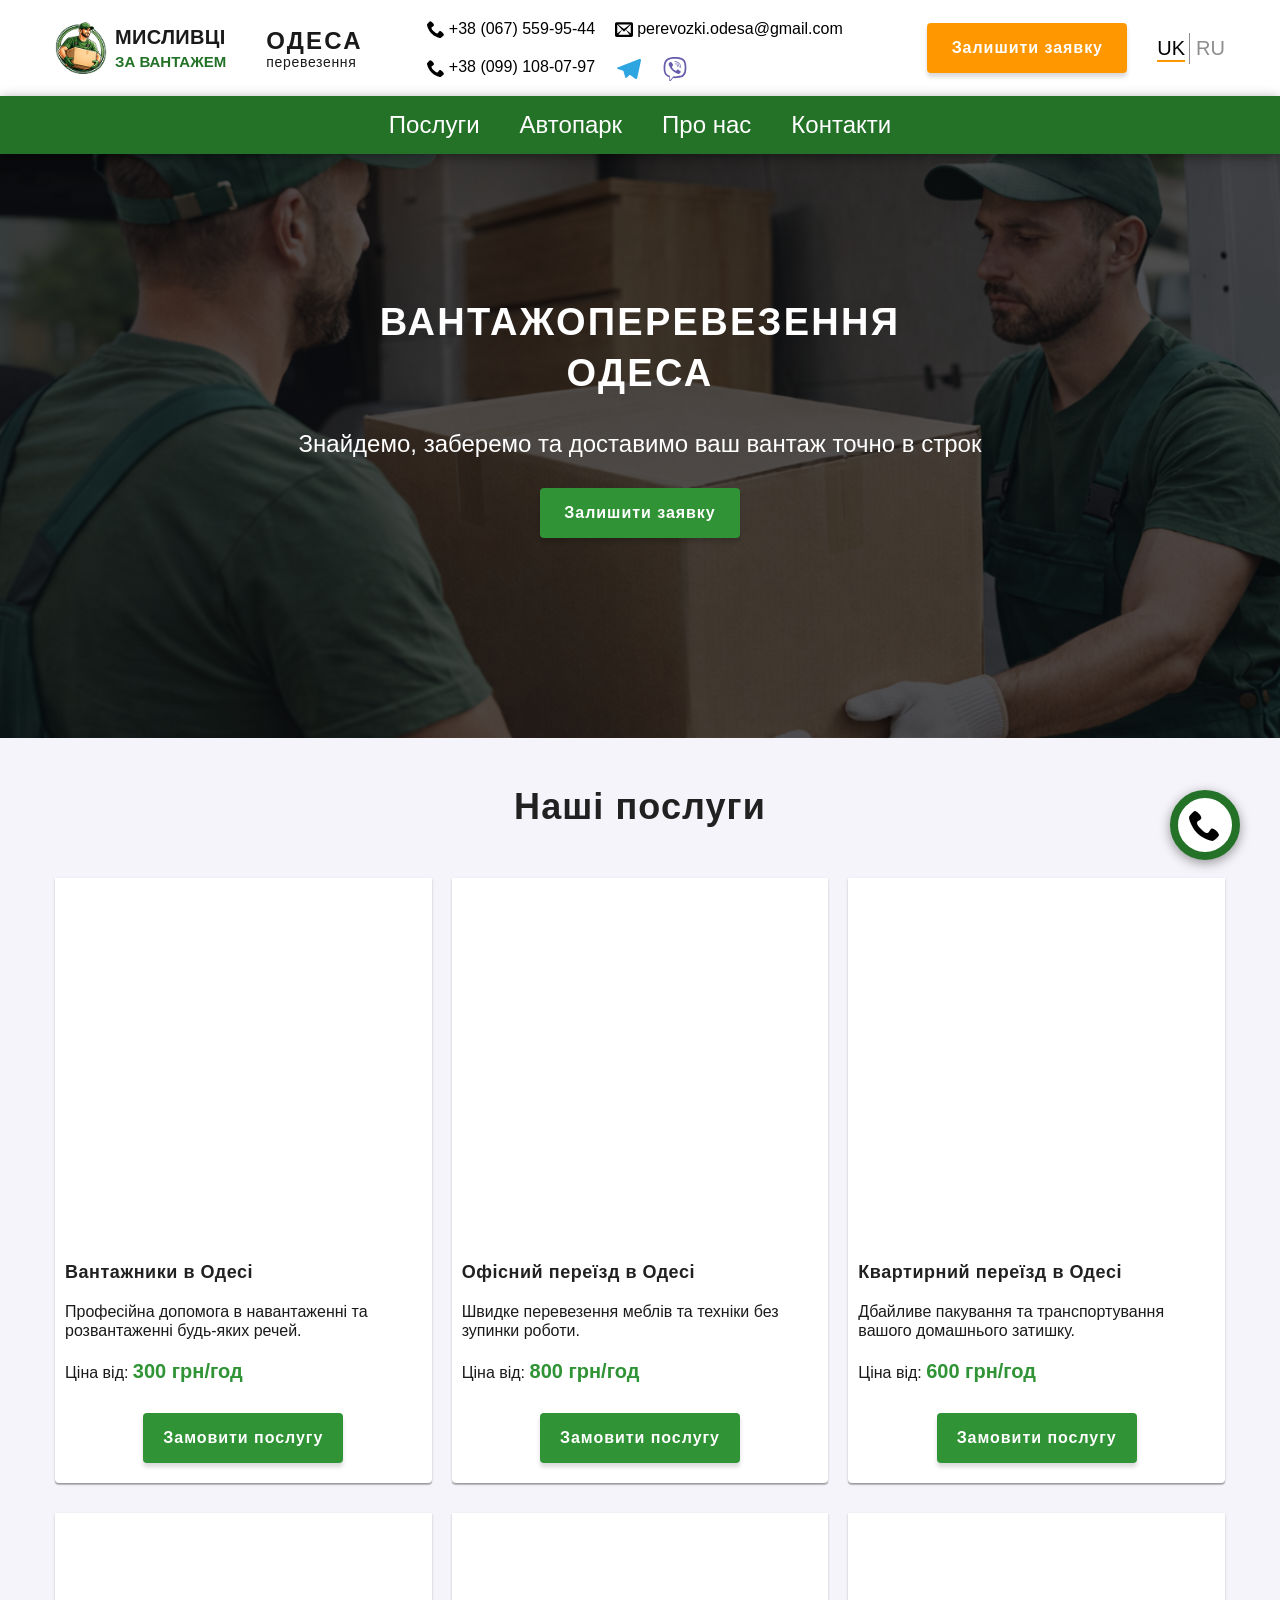
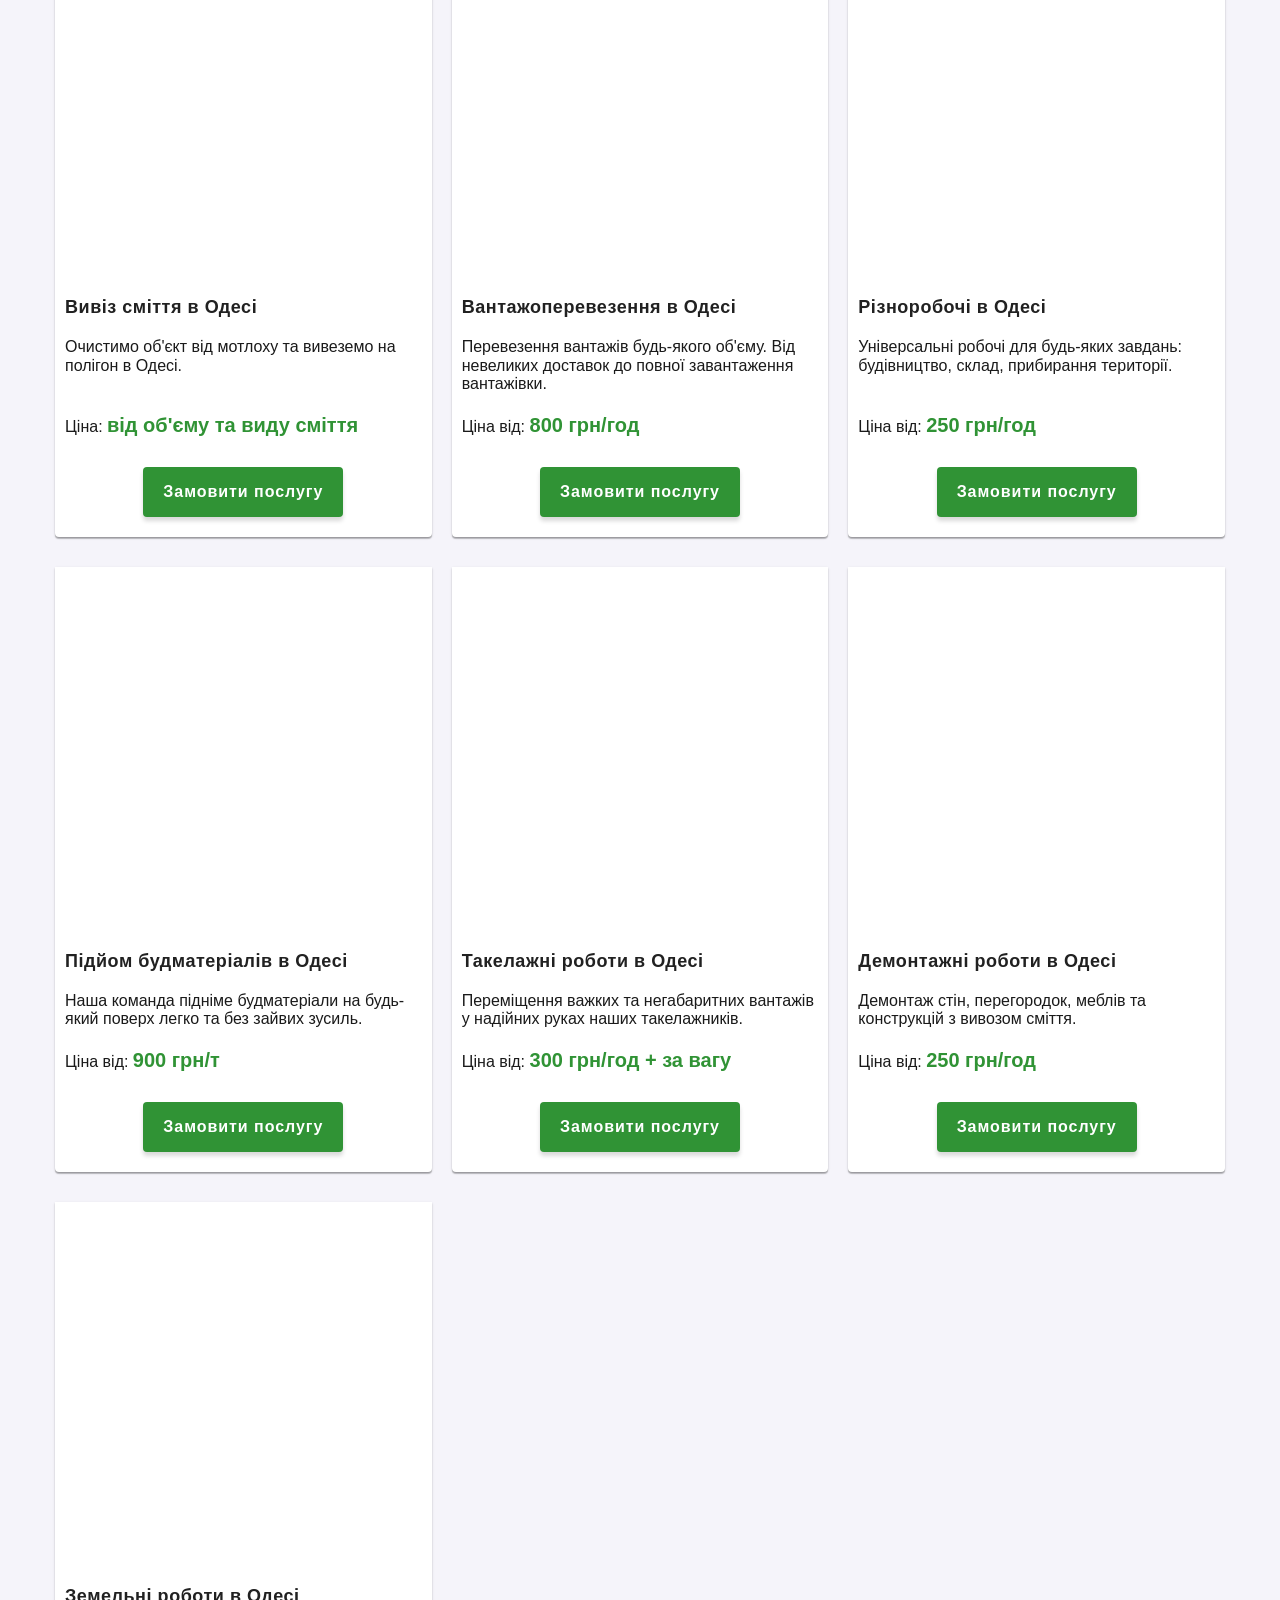
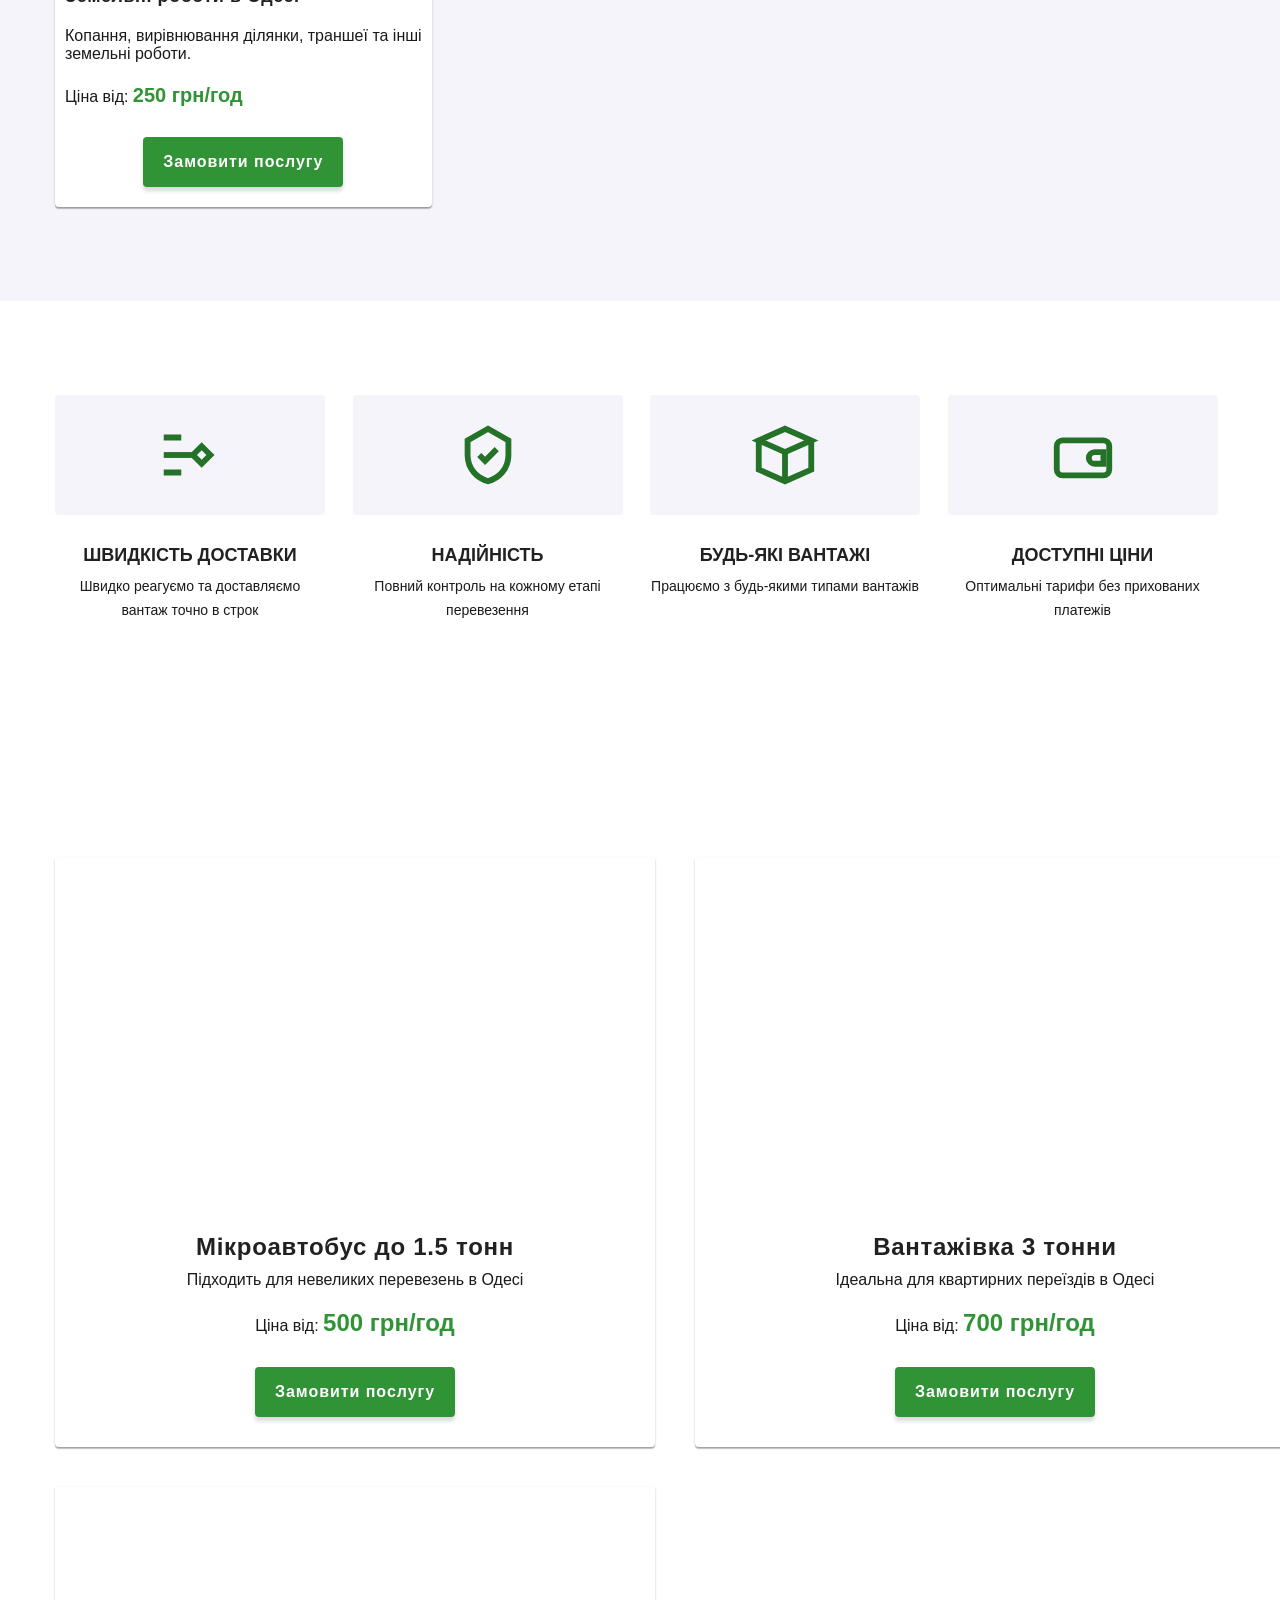
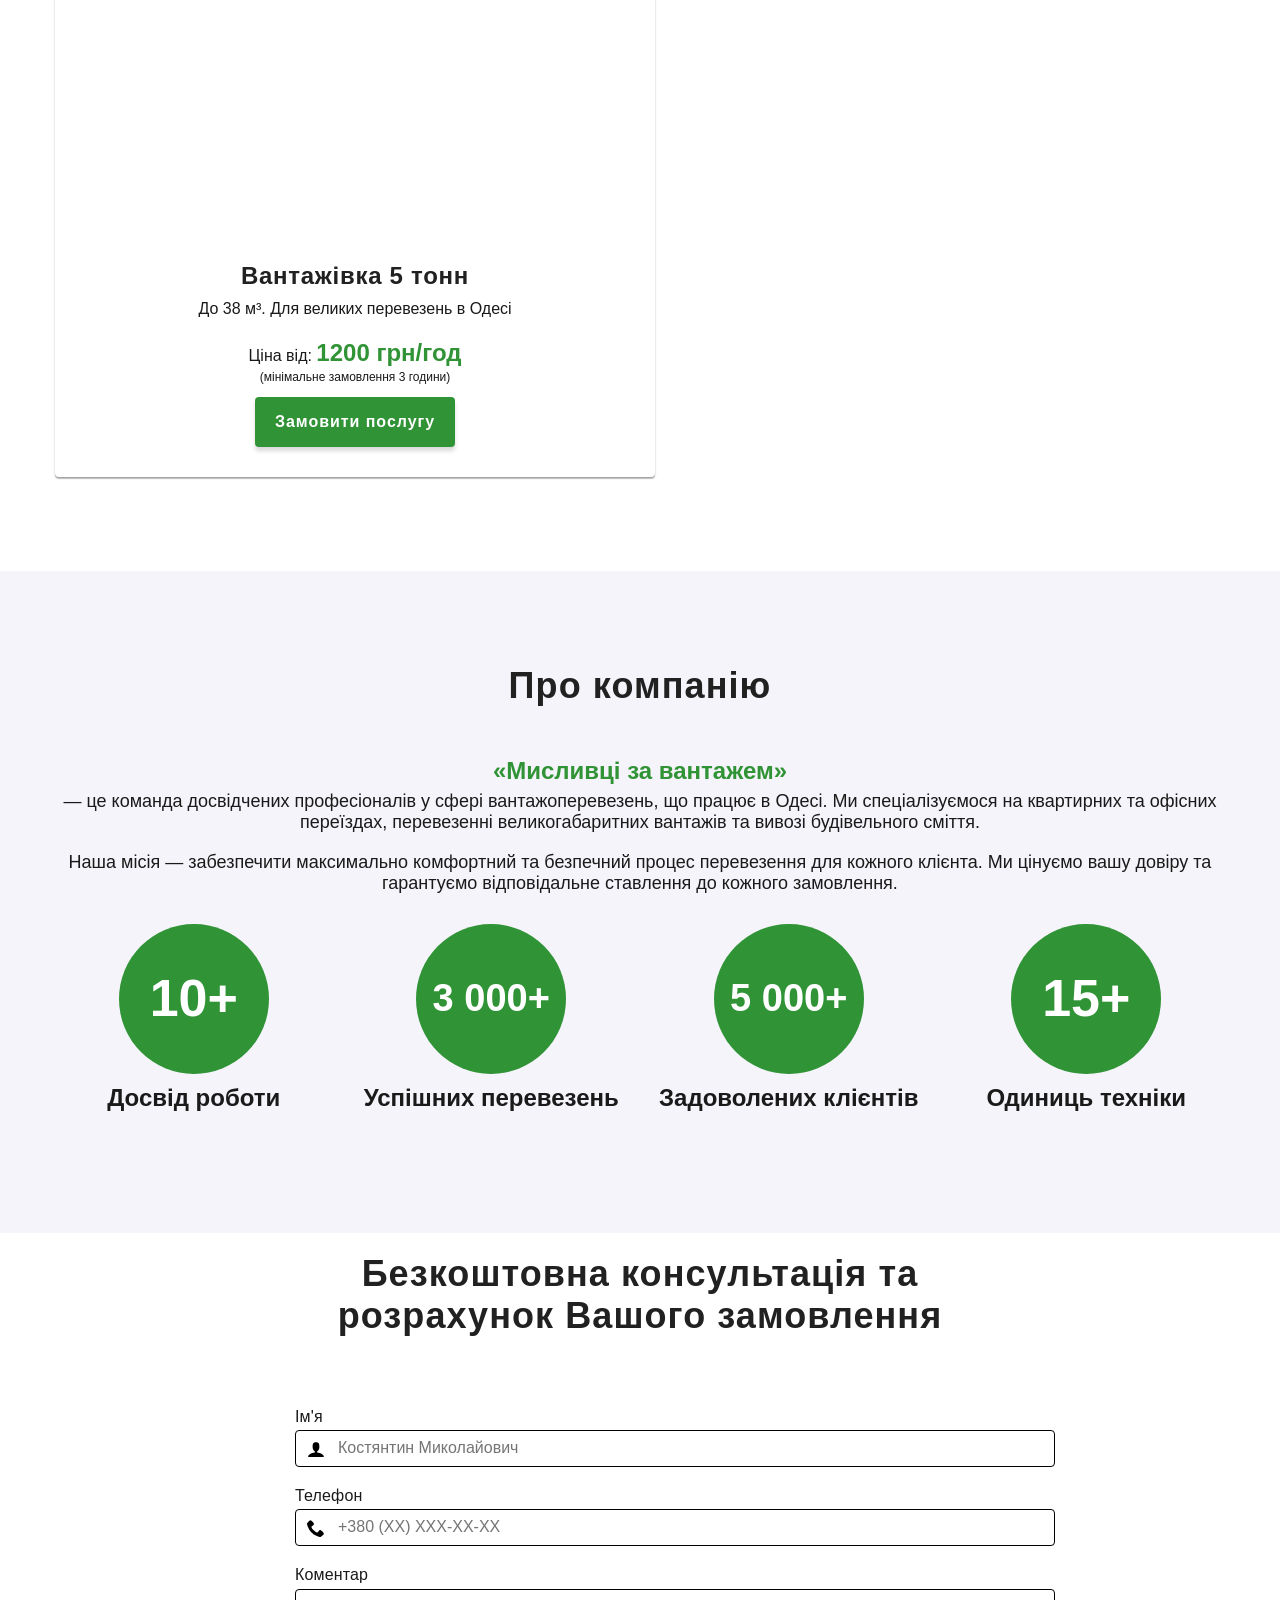
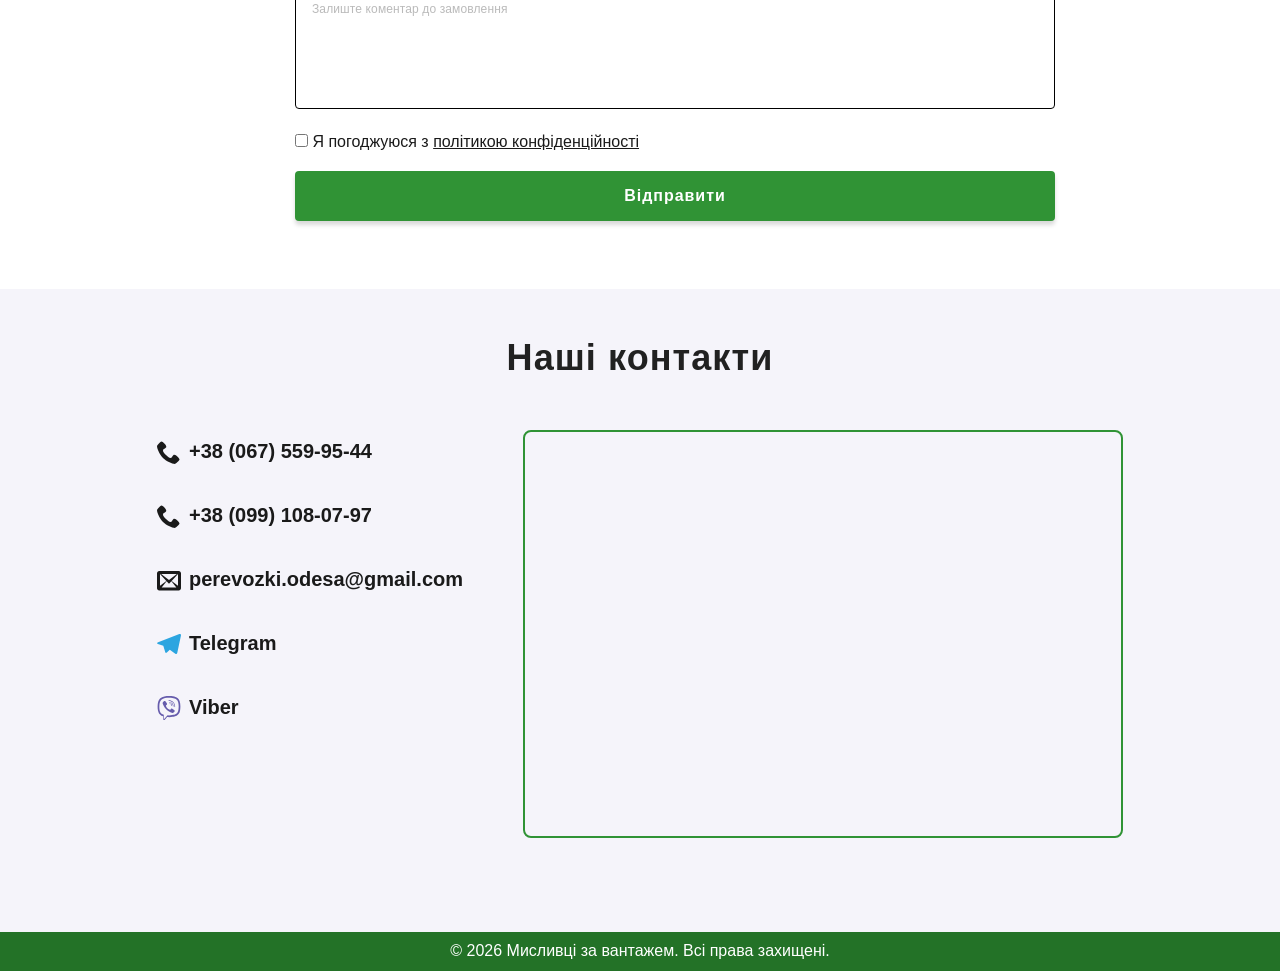
<file: index.html>
<!doctype html>
<html lang="uk">

<head>
    <meta charset="UTF-8" />
    <meta name="viewport" content="width=device-width, initial-scale=1.0" />
    <meta name="description"
        content="Професійні вантажоперевезення та послуги вантажників в Одесі. Квартирні та офісні переїзди, вивіз сміття, занесення будматеріалів. Низькі ціни, працюємо 24/7.">
    <meta name="keywords"
        content="вантажоперевезення одеса, вантажники одеса, переїзд одеса, вивіз сміття одеса, різноробочі одеса">
    <link rel="canonical" href="https://perevozki-odessa.in.ua/">

    <meta property="og:type" content="website">
    <meta property="og:url" content="https://perevozki-odessa.in.ua/">
    <meta property="og:title" content="Мисливці за вантажем — Швидкі вантажоперевезення в Одесі">
    <meta property="og:description"
        content="Знайдемо, заберемо та доставимо ваш вантаж точно в строк. Вантажники від 300 грн/год. Телефонуйте!">
    <meta property="og:image" content="https://perevozki-odessa.in.ua/img/og-image.jpg">
    <meta property="og:site_name" content="Мисливці за вантажем">
    <meta property="og:locale" content="uk_UA">

    <meta name="twitter:card" content="summary_large_image">
    <meta name="twitter:title" content="Вантажоперевезення Одеса | Мисливці за вантажем">
    <meta name="twitter:description" content="Переїзди та вантажники в Одесі. Надійно та безпечно.">
    <meta name="twitter:image" content="https://perevozki-odessa.in.ua/img/og-image.jpg">

    <meta http-equiv="Content-Security-Policy" content="
default-src 'self';
img-src 'self' data: https:;
script-src 'self' https:;
style-src 'self' https: 'unsafe-inline';
font-src 'self' https:;
connect-src 'self' https:;
frame-src https://www.google.com;
">

    <link rel="alternate" hreflang="uk" href="https://perevozki-odessa.in.ua/" />
    <link rel="alternate" hreflang="ru" href="https://perevozki-odessa.in.ua/ru/" />
    <link rel="alternate" hreflang="x-default" href="https://perevozki-odessa.in.ua/" />

    <title>Мисливці за вантажем. Вантажоперевезення Одеса. Вантажники Одеса</title>
    <link rel="icon" type="image/png" sizes="48x48" href="/favicon-48.png">
    <link rel="icon" type="image/png" sizes="64x64" href="/favicon-64.png">
    <link rel="icon" href="/favicon.ico" sizes="any">

    <link rel="preconnect" href="https://fonts.googleapis.com">
    <link rel="preconnect" href="https://fonts.gstatic.com" crossorigin>
    <link
        href="https://fonts.googleapis.com/css2?family=Inter:wght@400;500;600;800&family=Montserrat:wght@600;700;800;900&display=swap"
        rel="stylesheet">
    <link rel="stylesheet"
        href="https://cdnjs.cloudflare.com/ajax/libs/modern-normalize/1.1.0/modern-normalize.min.css" />
    <link rel="stylesheet" href="./css/main.min.css" />
</head>

<body>
    <header class="header">
        <div class="container">
            <div class="nav">
                <a href="/" class="logo__link">
                    <div class="logo__link__img">
                        <img src="./img/logo.png" alt="логотип чоловік у професійній формі з коробкою в руках"
                            loading="lazy" />
                    </div>
                    <p class="logo__link__text logo__link__ua">Мисливці <span>за вантажем</span></p>
                </a>

                <p class="logo__city logo__city__ua">Одеса <span>перевезення</span></p>

                <button type="button" class="menu-open-btn" data-openBurger>
                    <svg width="40" height="40">
                        <use href="./img/icons3.svg#icon-menu"></use>
                    </svg>
                </button>
                <div class="burger__backdrop is-hidden" data-burgerBackdrop>
                    <div class="burger">
                        <button type="button" class="burger__close" data-closeBurger>
                            <svg width="32" height="32">
                                <use href="./img/icons3.svg#icon-cross"></use>
                            </svg>
                        </button>

                        <ul class="burger__list">
                            <li class="burger__list__item">
                                <a class="burger__list__item__link" href="tel:+380675599544">
                                    <svg class="burger__list__item__icon" width="24" height="24">
                                        <use href="./img/icons3.svg#icon-phone"></use>
                                    </svg>
                                    +38 (067) 559-95-44
                                </a>
                            </li>
                            <li class="burger__list__item">
                                <a class="burger__list__item__link" href="tel:+380991080797">
                                    <svg class="burger__list__item__icon" width="24" height="24">
                                        <use href="./img/icons3.svg#icon-phone"></use>
                                    </svg>
                                    +38 (099) 108-07-97</a>
                            </li>
                            <li class="burger__list__item">
                                <a class="burger__list__item__link" href="mailto:perevozki.odesa@gmail.com"><svg
                                        class="burger__list__item__icon" width="24" height="24">
                                        <use href="./img/icons3.svg#icon-envelop"></use>
                                    </svg>perevozki.odesa@gmail.com</a>
                            </li>
                        </ul>

                        <ul class="burger__socials">
                            <li class="burger__socials__item">
                                <a class="burger__socials__item__link" href="https://t.me/+380675599544" target="_blank"
                                    rel="noopener noreferrer"><svg class="burger__socials__item__icon" width="24"
                                        height="24">
                                        <use href="./img/icons3.svg#icon-telegram"></use>
                                    </svg>Telegram</a>
                            </li>
                            <li class="burger__socials__item">
                                <a class="burger__socials__item__link" href="viber://chat?number=%2B380675599544"
                                    target="_blank" rel="noopener noreferrer"><svg class="burger__socials__item__icon"
                                        width="24" height="24">
                                        <use href="./img/icons3.svg#icon-viber"></use>
                                    </svg>Viber</a>
                            </li>
                        </ul>

                        <ul class="burger__nav__list">
                            <li>
                                <a href="#services" class="burger__nav__list__link" data-bur-links>Послуги</a>
                            </li>
                            <li>
                                <a href="#vehicles" class="burger__nav__list__link" data-bur-links>Автопарк</a>
                            </li>
                            <li>
                                <a href="#about" class="burger__nav__list__link" data-bur-links>Про нас</a>
                            </li>
                            <li>
                                <a href="#contacts" class="burger__nav__list__link" data-bur-links>Контакти</a>
                            </li>
                        </ul>

                        <div class="lang__list lang__list__burger">
                            <a href="/" class="lang__link current__page__ua"
                                aria-label="перемикання мови сторінки на українську">UK</a>
                            <a href="/ru" class="lang__link" aria-label="перемикання мови сторінки на російську">RU</a>
                        </div>
                    </div>
                </div>

                <div class="header__contacts">
                    <div class="header__nav">
                        <div class="header__nav__contacts">
                            <ul class="header__contacts__list">
                                <li class="header__contacts__list__item">
                                    <a class="header__contacts__list__item__link" href="tel:+380675599544">
                                        <svg class="header__contacts__list__item__icon" width="18" height="18">
                                            <use href="./img/icons3.svg#icon-phone"></use>
                                        </svg>
                                        +38 (067) 559-95-44
                                    </a>
                                </li>
                                <li class="header__contacts__list__item">
                                    <a class="header__contacts__list__item__link" href="tel:+380991080797">
                                        <svg class="header__contacts__list__item__icon" width="18" height="18">
                                            <use href="./img/icons3.svg#icon-phone"></use>
                                        </svg>
                                        +38 (099) 108-07-97</a>
                                </li>
                            </ul>

                            <div class="header__contacts__mail">
                                <a href="mailto:perevozki.odesa@gmail.com">
                                    <svg width="18" height="18">
                                        <use href="./img/icons3.svg#icon-envelop"></use>
                                    </svg>
                                    perevozki.odesa@gmail.com
                                </a>
                            </div>
                        </div>
                        <ul class="header__contacts__socials">
                            <li class="header__contacts__socials__item">
                                <a class="header__contacts__socials__item__link" href="https://t.me/+380675599544"
                                    target="_blank" rel="noopener noreferrer"><svg
                                        class="header__contacts__socials__item__icon" width="24" height="24">
                                        <use href="./img/icons3.svg#icon-telegram"></use>
                                    </svg></a>
                            </li>
                            <li class="header__contacts__socials__item">
                                <a class="header__contacts__socials__item__link"
                                    href="viber://chat?number=%2B380675599544" target="_blank"
                                    rel="noopener noreferrer"><svg class="header__contacts__socials__item__icon"
                                        width="24" height="24">
                                        <use href="./img/icons3.svg#icon-viber"></use>
                                    </svg>
                                </a>
                            </li>
                        </ul>
                    </div>
                </div>
                <button type="button" data-open data-service="Консультація"
                    class="header__btn btn--primary btn--yellow btn--desktop">Залишити заявку</button>
                <div class="lang__list">
                    <a href="/" class="lang__link current__page__ua"
                        aria-label="перемикання мови сторінки на українську">UK</a>
                    <a href="/ru" class="lang__link" aria-label="перемикання мови сторінки на російську">RU</a>
                </div>
                <nav class="header__menu">
                    <ul class="header__menu__list">
                        <li><a href="#services" class="header__menu__list__link">Послуги</a></li>
                        <li><a href="#vehicles" class="header__menu__list__link">Автопарк</a></li>
                        <li><a href="#about" class="header__menu__list__link">Про нас</a></li>
                        <li><a href="#contacts" class="header__menu__list__link">Контакти</a></li>
                    </ul>
                </nav>
            </div>
        </div>
    </header>
    <main>
        <section class="hero">
            <div class="hero__overlay">
                <h1 class="hero__overlay__title hero__title__ua">Вантажоперевезення <br />Одеса</h1>
                <p class="hero__overlay__text">Знайдемо, заберемо та доставимо ваш вантаж точно в строк</p>
                <button type="button" class="btn--primary" data-open data-service="Консультація">Залишити
                    заявку</button>
            </div>
        </section>


        <section class="section services section--second-color" id="services">
            <div class="container">
                <h2 class="title">Наші послуги <span class="visually-hidden">вантажоперевезень в Одесі </span></h2>
                <ul class="services__list">
                    <li class="services__item">
                        <picture class="services__item__img">
                            <source
                                srcset="./img/desktop/workers-1-desktop.jpg 1x, ./img/desktop/workers-1-desktop2x.jpg 2x"
                                media="(min-width: 1200px)">
                            <source
                                srcset="./img/tablet/workers-1-tablet.jpg 1x, ./img/tablet/workers-1-tablet2x.jpg 2x"
                                media="(min-width: 768px)">
                            <source srcset="./img/mobile/workers-1.jpg 1x, ./img/mobile/workers-1-2x.jpg 2x"
                                media="(min-width: 480px)">
                            <img src="./img/mobile/workers-1.jpg"
                                alt="двоє чоловіків, вантажники у формі несуть коробки" width="450" />
                        </picture>
                        <div class="services__item__box">
                            <h3 class="services__item__title" translate="no">Вантажники в Одесі</h3>
                            <p class="services__item__text">Професійна допомога в навантаженні та розвантаженні
                                будь-яких речей.</p>
                            <p class="services__item__price">Ціна від: <span>300 грн/год</span></p>
                            <button type="button" class="btn--primary" data-open
                                data-service="Вантажники від 300 грн/год">Замовити послугу</button>
                        </div>
                    </li>
                    <li class="services__item">
                        <picture class="services__item__img">
                            <source
                                srcset="./img/desktop/workers-2-desktop.jpg 1x, ./img/desktop/workers-2-desktop2x.jpg 2x"
                                media="(min-width: 1200px)">
                            <source
                                srcset="./img/tablet/workers-2-tablet.jpg 1x, ./img/tablet/workers-2-tablet2x.jpg 2x"
                                media="(min-width: 768px)">
                            <source srcset="./img/mobile/workers-2.jpg 1x, ./img/mobile/workers-2-2x.jpg 2x"
                                media="(min-width: 480px)">
                            <img src="./img/mobile/workers-2.jpg" alt="офісний переїзд, вантажники несуть техніку"
                                width="450" />
                        </picture>
                        <div class="services__item__box">
                            <h3 class="services__item__title">Офісний переїзд в Одесі</h3>
                            <p class="services__item__text">Швидке перевезення меблів та техніки без зупинки роботи.</p>
                            <p class="services__item__price">Ціна від: <span>800 грн/год</span></p>
                            <button type="button" class="btn--primary" data-open
                                data-service="Офісний переїзд 800 грн/год">Замовити послугу</button>
                        </div>
                    </li>
                    <li class="services__item">
                        <picture class="services__item__img">
                            <source
                                srcset="./img/desktop/workers-3-desktop.jpg 1x, ./img/desktop/workers-3-desktop2x.jpg 2x"
                                media="(min-width: 1200px)">
                            <source
                                srcset="./img/tablet/workers-3-tablet.jpg 1x, ./img/tablet/workers-3-tablet2x.jpg 2x"
                                media="(min-width: 768px)">
                            <source srcset="./img/mobile/workers-3.jpg 1x, ./img/mobile/workers-3-2x.jpg 2x"
                                media="(min-width: 480px)">
                            <img src="./img/mobile/workers-3.jpg" alt="квартирний переїзд, вантажники несуть меблі"
                                width="450" />
                        </picture>
                        <div class="services__item__box">
                            <h3 class="services__item__title">Квартирний переїзд в Одесі</h3>
                            <p class="services__item__text">Дбайливе пакування та транспортування вашого домашнього
                                затишку.</p>
                            <p class="services__item__price">Ціна від: <span>600 грн/год</span></p>
                            <button type="button" class="btn--primary" data-open
                                data-service="Квартирний переїзд від 600 грн/год">Замовити послугу</button>
                        </div>
                    </li>
                    <li class="services__item">
                        <picture class="services__item__img">
                            <source
                                srcset="./img/desktop/workers-4-desktop.jpg 1x, ./img/desktop/workers-4-desktop2x.jpg 2x"
                                media="(min-width: 1200px)">
                            <source
                                srcset="./img/tablet/workers-4-tablet.jpg 1x, ./img/tablet/workers-4-tablet2x.jpg 2x"
                                media="(min-width: 768px)">
                            <source srcset="./img/mobile/workers-4.jpg 1x, ./img/mobile/workers-4-2x.jpg 2x"
                                media="(min-width: 480px)">
                            <img src="./img/mobile/workers-4.jpg" alt="вантажники вантажать будівельне сміття"
                                width="450" />
                        </picture>
                        <div class="services__item__box">
                            <h3 class="services__item__title">Вивіз сміття в Одесі</h3>
                            <p class="services__item__text">Очистимо об'єкт від мотлоху та вивеземо на полігон в Одесі.
                            </p>
                            <p class="services__item__price">Ціна: <span>від об'єму та виду сміття</span></p>
                            <button type="button" class="btn--primary" data-open data-service="Вивіз сміття">Замовити
                                послугу</button>
                        </div>
                    </li>
                    <li class="services__item">
                        <picture class="services__item__img">
                            <source
                                srcset="./img/desktop/workers-5-desktop.jpg 1x, ./img/desktop/workers-5-desktop2x.jpg 2x"
                                media="(min-width: 1200px)">
                            <source
                                srcset="./img/tablet/workers-5-tablet.jpg 1x, ./img/tablet/workers-5-tablet2x.jpg 2x"
                                media="(min-width: 768px)">
                            <source srcset="./img/mobile/workers-5.jpg 1x, ./img/mobile/workers-5-2x.jpg 2x"
                                media="(min-width: 480px)">
                            <img src="./img/mobile/workers-5.jpg" alt="вантажівка з товарами" width="450" />
                        </picture>
                        <div class="services__item__box">
                            <h3 class="services__item__title">Вантажоперевезення в Одесі</h3>
                            <p class="services__item__text">Перевезення вантажів будь-якого об'єму. Від невеликих
                                доставок до повної завантаження вантажівки.</p>
                            <p class="services__item__price">Ціна від: <span>800 грн/год</span></p>
                            <button type="button" class="btn--primary" data-open
                                data-service="Вантажоперевезення від 800 грн/год">Замовити послугу</button>
                        </div>
                    </li>
                    <li class="services__item">
                        <picture class="services__item__img">
                            <source
                                srcset="./img/desktop/workers-6-desktop.jpg 1x, ./img/desktop/workers-6-desktop2x.jpg 2x"
                                media="(min-width: 1200px)">
                            <source
                                srcset="./img/tablet/workers-6-tablet.jpg 1x, ./img/tablet/workers-6-tablet2x.jpg 2x"
                                media="(min-width: 768px)">
                            <source srcset="./img/mobile/workers-6.jpg 1x, ./img/mobile/workers-6-2x.jpg 2x"
                                media="(min-width: 480px)">
                            <img src="./img/mobile/workers-6.jpg" alt="різноробочі за роботою" width="450" />
                        </picture>
                        <div class="services__item__box">
                            <h3 class="services__item__title">Різноробочі в Одесі</h3>
                            <p class="services__item__text">Універсальні робочі для будь-яких завдань: будівництво,
                                склад, прибирання території.</p>
                            <p class="services__item__price">Ціна від: <span>250 грн/год</span></p>
                            <button type="button" class="btn--primary" data-open
                                data-service="Різноробочі від 250 грн/год">Замовити послугу</button>
                        </div>
                    </li>
                    <li class="services__item">
                        <picture class="services__item__img">
                            <source
                                srcset="./img/desktop/workers-7-desktop.jpg 1x, ./img/desktop/workers-7-desktop2x.jpg 2x"
                                media="(min-width: 1200px)">
                            <source
                                srcset="./img/tablet/workers-7-tablet.jpg 1x, ./img/tablet/workers-7-tablet2x.jpg 2x"
                                media="(min-width: 768px)">
                            <source srcset="./img/mobile/workers-7.jpg 1x, ./img/mobile/workers-7-2x.jpg 2x"
                                media="(min-width: 480px)">
                            <img src="./img/mobile/workers-7.jpg" alt="підйом будматеріалів" width="450" />
                        </picture>
                        <div class="services__item__box">
                            <h3 class="services__item__title">Підйом будматеріалів в Одесі</h3>
                            <p class="services__item__text">Наша команда підніме будматеріали на будь-який поверх легко
                                та без зайвих зусиль.</p>
                            <p class="services__item__price">Ціна від: <span>900 грн/т</span></p>
                            <button type="button" class="btn--primary" data-open
                                data-service="Підйом буд. мат. від 900 грн/т">Замовити послугу</button>
                        </div>
                    </li>
                    <li class="services__item">
                        <picture class="services__item__img">
                            <source
                                srcset="./img/desktop/workers-8-desktop.jpg 1x, ./img/desktop/workers-8-desktop2x.jpg 2x"
                                media="(min-width: 1200px)">
                            <source
                                srcset="./img/tablet/workers-8-tablet.jpg 1x, ./img/tablet/workers-8-tablet2x.jpg 2x"
                                media="(min-width: 768px)">
                            <source srcset="./img/mobile/workers-8.jpg 1x, ./img/mobile/workers-8-2x.jpg 2x"
                                media="(min-width: 480px)">
                            <img src="./img/mobile/workers-8.jpg" alt="такелажні роботи" width="450" />
                        </picture>
                        <div class="services__item__box">
                            <h3 class="services__item__title">Такелажні роботи в Одесі</h3>
                            <p class="services__item__text">Переміщення важких та негабаритних вантажів у надійних руках
                                наших такелажників.</p>
                            <p class="services__item__price">Ціна від: <span>300 грн/год + за вагу</span></p>
                            <button type="button" class="btn--primary" data-open
                                data-service="Такелаж від 300 грн/год">Замовити послугу</button>
                        </div>
                    </li>
                    <li class="services__item">
                        <picture class="services__item__img">
                            <source
                                srcset="./img/desktop/workers-9-desktop.jpg 1x, ./img/desktop/workers-9-desktop2x.jpg 2x"
                                media="(min-width: 1200px)">
                            <source
                                srcset="./img/tablet/workers-9-tablet.jpg 1x, ./img/tablet/workers-9-tablet2x.jpg 2x"
                                media="(min-width: 768px)">
                            <source srcset="./img/mobile/workers-9.jpg 1x, ./img/mobile/workers-9-2x.jpg 2x"
                                media="(min-width: 480px)">
                            <img src="./img/mobile/workers-9.jpg" alt="демонтажні роботи" width="450" />
                        </picture>
                        <div class="services__item__box">
                            <h3 class="services__item__title">Демонтажні роботи в Одесі</h3>
                            <p class="services__item__text">Демонтаж стін, перегородок, меблів та конструкцій з вивозом
                                сміття.</p>
                            <p class="services__item__price">Ціна від: <span>250 грн/год</span></p>
                            <button type="button" class="btn--primary" data-open
                                data-service="Демонтаж від 250 грн/год">Замовити послугу</button>
                        </div>
                    </li>
                    <li class="services__item">
                        <picture class="services__item__img">
                            <source
                                srcset="./img/desktop/workers-10-desktop.jpg 1x, ./img/desktop/workers-10-desktop2x.jpg 2x"
                                media="(min-width: 1200px)">
                            <source
                                srcset="./img/tablet/workers-10-tablet.jpg 1x, ./img/tablet/workers-10-tablet2x.jpg 2x"
                                media="(min-width: 768px)">
                            <source srcset="./img/mobile/workers-10.jpg 1x, ./img/mobile/workers-10-2x.jpg 2x"
                                media="(min-width: 480px)">
                            <img src="./img/mobile/workers-10.jpg" alt="земельні роботи" width="450" />
                        </picture>
                        <div class="services__item__box">
                            <h3 class="services__item__title">Земельні роботи в Одесі</h3>
                            <p class="services__item__text">Копання, вирівнювання ділянки, траншеї та інші земельні
                                роботи.</p>
                            <p class="services__item__price">Ціна від: <span>250 грн/год</span></p>
                            <button type="button" class="btn--primary" data-open
                                data-service="Земельні від 250 грн/год">Замовити послугу</button>
                        </div>
                    </li>
                </ul>
            </div>
        </section>

        <section class="section advantages">
            <div class="container">
                <h2 class="visually-hidden">Наші особливості</h2>
                <ul class="advantages__list">
                    <li class="advantages__card">
                        <div class="advantages__card__icon">
                            <svg viewBox="0 0 24 24" fill="none" stroke="currentColor" stroke-width="2">
                                <path d="M3 12h10" />
                                <path d="M13 12l3-3 3 3-3 3-3-3z" />
                                <path d="M3 6h6M3 18h6" />
                            </svg>
                        </div>
                        <h3 class="advantages__card__title">Швидкість доставки</h3>
                        <p class="advantages__card__text">Швидко реагуємо та доставляємо вантаж точно в строк</p>
                    </li>

                    <li class="advantages__card">
                        <div class="advantages__card__icon">
                            <svg viewBox="0 0 24 24" fill="none" stroke="currentColor" stroke-width="2">
                                <path d="M12 3l7 4v5c0 5-3.5 8-7 9-3.5-1-7-4-7-9V7l7-4z" />
                                <path d="M9 12l2 2 4-4" />
                            </svg>
                        </div>
                        <h3 class="advantages__card__title">Надійність</h3>
                        <p class="advantages__card__text">Повний контроль на кожному етапі перевезення</p>
                    </li>

                    <li class="advantages__card">
                        <div class="advantages__card__icon">
                            <svg viewBox="0 0 24 24" fill="none" stroke="currentColor" stroke-width="2">
                                <path d="M3 7l9-4 9 4-9 4-9-4z" />
                                <path d="M3 7v10l9 4 9-4V7" />
                                <path d="M12 11v10" />
                            </svg>
                        </div>
                        <h3 class="advantages__card__title">Будь-які вантажі</h3>
                        <p class="advantages__card__text">Працюємо з будь-якими типами вантажів</p>
                    </li>

                    <li class="advantages__card">
                        <div class="advantages__card__icon">
                            <svg viewBox="0 0 24 24" fill="none" stroke="currentColor" stroke-width="2">
                                <rect x="3" y="7" width="18" height="12" rx="2" />
                                <path d="M16 11h3v4h-3a2 2 0 0 1 0-4z" />
                            </svg>
                        </div>
                        <h3 class="advantages__card__title">Доступні ціни</h3>
                        <p class="advantages__card__text">Оптимальні тарифи без прихованих платежів</p>
                    </li>
                </ul>
            </div>
        </section>

        <section class="section vehicle" id="vehicles">
            <div class="container">
                <h2 class="title title--white">Наш автопарк в Одесі</h2>
                <ul class="vehicle__list">
                    <li class="vehicle__list__item">
                        <picture class="vehicle__list__item__img">
                            <source
                                srcset="./img/desktop/transport-1-desktop.jpg 1x, ./img/desktop/transport-1-desktop2x.jpg 2x"
                                media="(min-width: 1200px)">
                            <source
                                srcset="./img/tablet/transport-1-tablet.jpg 1x, ./img/tablet/transport-1-tablet2x.jpg 2x"
                                media="(min-width: 768px)">
                            <source srcset="./img/mobile/transport-1.jpg 1x, ./img/mobile/transport-1-2x.jpg 2x"
                                media="(min-width: 480px)">
                            <img src="./img/mobile/transport-1.jpg" alt="Мікроавтобус до 1.5 тонн" width="450" />
                        </picture>
                        <div class="vehicle__list__item__box">
                            <h3 class="vehicle__list__item__title">Мікроавтобус до 1.5 тонн</h3>
                            <p class="vehicle__list__item__text">Підходить для невеликих перевезень в Одесі</p>
                            <p class="vehicle__list__item__price">Ціна від: <span>500 грн/год</span></p>
                            <button type="button" class="btn--primary" data-open
                                data-service="Мікроавтобус до 1.5 тонн">Замовити послугу</button>
                        </div>
                    </li>

                    <li class="vehicle__list__item">
                        <picture class="vehicle__list__item__img">
                            <source
                                srcset="./img/desktop/transport-2-desktop.jpg 1x, ./img/desktop/transport-2-desktop2x.jpg 2x"
                                media="(min-width: 1200px)">
                            <source
                                srcset="./img/tablet/transport-2-tablet.jpg 1x, ./img/tablet/transport-2-tablet2x.jpg 2x"
                                media="(min-width: 768px)">
                            <source srcset="./img/mobile/transport-2.jpg 1x, ./img/mobile/transport-2-2x.jpg 2x"
                                media="(min-width: 480px)">
                            <img src="./img/mobile/transport-2.jpg" alt="вантажівка 3 тонни" width="450" />
                        </picture>
                        <div class="vehicle__list__item__box">
                            <h3 class="vehicle__list__item__title">Вантажівка 3 тонни</h3>
                            <p class="vehicle__list__item__text">Ідеальна для квартирних переїздів в Одесі</p>
                            <p class="vehicle__list__item__price">Ціна від: <span>700 грн/год</span></p>
                            <button type="button" class="btn--primary" data-open
                                data-service="Вантажівка 3 тонни">Замовити послугу</button>
                        </div>
                    </li>

                    <li class="vehicle__list__item">
                        <picture class="vehicle__list__item__img">
                            <source
                                srcset="./img/desktop/transport-3-desktop.jpg 1x, ./img/desktop/transport-3-desktop2x.jpg 2x"
                                media="(min-width: 1200px)">
                            <source
                                srcset="./img/tablet/transport-3-tablet.jpg 1x, ./img/tablet/transport-3-tablet2x.jpg 2x"
                                media="(min-width: 768px)">
                            <source srcset="./img/mobile/transport-3.jpg 1x, ./img/mobile/transport-3-2x.jpg 2x"
                                media="(min-width: 480px)">
                            <img src="./img/mobile/transport-3.jpg" alt="вантажівка 5 тонн" width="450" />
                        </picture>
                        <div class="vehicle__list__item__box">
                            <h3 class="vehicle__list__item__title">Вантажівка 5 тонн</h3>
                            <p class="vehicle__list__item__text">До 38 м³. Для великих перевезень в Одесі</p>
                            <p class="vehicle__list__item__price">Ціна від: <span>1200 грн/год</span></p>
                            <p class="vehicle__list__item__price__under">(мінімальне замовлення 3 години)</p>
                            <button type="button" class="btn--primary" data-open
                                data-service="Вантажівка 5 тонн">Замовити послугу</button>
                        </div>
                    </li>
                </ul>
            </div>
        </section>

        <section class="section section--second-color" id="about">
            <div class="container">
                <h2 class="title">Про компанію</h2>
                <p class="about__text"><span>«Мисливці за вантажем»</span> — це команда досвідчених професіоналів у
                    сфері вантажоперевезень, що працює в Одесі. Ми спеціалізуємося на квартирних та офісних переїздах,
                    перевезенні великогабаритних вантажів та вивозі будівельного сміття.</p>
                <p class="about__subtext">
                    Наша місія — забезпечити максимально комфортний та безпечний процес перевезення для кожного клієнта.
                    Ми цінуємо вашу довіру та гарантуємо відповідальне ставлення до кожного замовлення.
                </p>
                <ul class="about__list">
                    <li class="about__list__item">
                        <span>10+</span>
                        <p>Досвід роботи</p>
                    </li>
                    <li class="about__list__item">
                        <span>3 000+</span>
                        <p>Успішних перевезень</p>
                    </li>
                    <li class="about__list__item">
                        <span>5 000+</span>
                        <p>Задоволених клієнтів</p>
                    </li>
                    <li class="about__list__item">
                        <span>15+</span>
                        <p>Одиниць техніки</p>
                    </li>
                </ul>
            </div>
        </section>

        <section class="section form">
            <div class="container">
                <h2 class="title form--title">Безкоштовна консультація та розрахунок Вашого замовлення</h2>
                <form class="form" id="form">
                    <div>
                        <label class="form__label" for="name">Ім'я</label>
                        <div class="form__field">
                            <input class="form__input" type="text" name="name" id="name"
                                placeholder="Костянтин Миколайович" required />
                            <svg class="form__input__icon" width="18" height="18">
                                <use href="./img/icons3.svg#icon-user"></use>
                            </svg>
                        </div>
                    </div>

                    <div>
                        <label class="form__label" for="telephone">Телефон</label>
                        <div class="form__field">
                            <input class="form__input" type="tel" name="telephone" id="telephone"
                                placeholder="+380 (XX) XXX-XX-XX" required />
                            <svg class="form__input__icon" width="18" height="18">
                                <use href="./img/icons3.svg#icon-phone"></use>
                            </svg>
                        </div>
                    </div>

                    <input class="form__input" type="hidden" name="service" id="service" value="Консультація" />

                    <div>
                        <label class="form__label">Коментар</label>
                        <textarea class="form__textarea" name="comment" id="comment"
                            placeholder="Залиште коментар до замовлення"></textarea>
                    </div>

                    <div style="display:none;">
                        <label>Не заповнюйте це поле</label>
                        <input type="text" name="company">
                    </div>

                    <label>
                        <input type="checkbox" required>
                        Я погоджуюся з <a class="policy__link" href="/policy/ua.html" target="_blank"
                            rel="noopener noreferrer">політикою конфіденційності</a>
                    </label>

                    <button type="submit" class="btn--primary btn--full">Відправити</button>
                </form>
            </div>
        </section>

        <section class="section contacts section--second-color" id="contacts">
            <div class="container">
                <h2 class="title">Наші контакти</h2>
                <div class="contacts__block">
                    <ul class="contacts__list">
                        <li class="contacts__list__item">
                            <a class="contacts__list__item__link" href="tel:+380675599544">
                                <svg class="contacts__list__item__icon" width="24" height="24">
                                    <use href="./img/icons3.svg#icon-phone"></use>
                                </svg>
                                +38 (067) 559-95-44
                            </a>
                        </li>
                        <li class="contacts__list__item">
                            <a class="contacts__list__item__link" href="tel:+380991080797">
                                <svg class="contacts__list__item__icon" width="24" height="24">
                                    <use href="./img/icons3.svg#icon-phone"></use>
                                </svg>
                                +38 (099) 108-07-97</a>
                        </li>
                        <li class="contacts__list__item">
                            <a class="contacts__list__item__link" href="mailto:perevozki.odesa@gmail.com"><svg
                                    class="contacts__list__item__icon" width="24" height="24">
                                    <use href="./img/icons3.svg#icon-envelop"></use>
                                </svg>perevozki.odesa@gmail.com </a>
                        </li>
                        <li class="contacts__list__item">
                            <a class="contacts__list__item__link" href="https://t.me/+380675599544" target="_blank"
                                rel="noopener noreferrer"><svg class="contacts__list__item__icon" width="24"
                                    height="24">
                                    <use href="./img/icons3.svg#icon-telegram"></use>
                                </svg>Telegram</a>
                        </li>
                        <li class="contacts__list__item">
                            <a class="contacts__list__item__link" href="viber://chat?number=%2B380675599544"
                                target="_blank" rel="noopener noreferrer"><svg class="contacts__list__item__icon"
                                    width="24" height="24">
                                    <use href="./img/icons3.svg#icon-viber"></use>
                                </svg>Viber</a>
                        </li>
                    </ul>
                    <div class="contacts__map">
                        <iframe title="карта вантажних перевезень в Одесі. Вантажні перевезення в межах міста"
                            src="https://www.google.com/maps?q=Одеcа+65000&output=embed" height="400"
                            style="width: 100%; border: 0;" loading="lazy">
                        </iframe>
                    </div>
                </div>
            </div>
        </section>
    </main>
    <footer class="footer">
        <p class="footer__text">© 2026 Мисливці за вантажем. Всі права захищені.</p>
    </footer>

    <div class="backdrop is-hidden" data-backdrop>
        <div class="modal">
            <button class="close-button" data-close>
                <svg class="close-icon" width="18" height="18">
                    <use href="./img/icons3.svg#icon-cross"></use>
                </svg>
            </button>
            <div class="modal-order" data-order-form>
                <h3 class="title small">Заповніть форму заявки</h3>
                <form class="form" id="modal-form">
                    <div>
                        <label class="form__label" for="modal-name">Ім'я</label>
                        <div class="form__field">
                            <input class="form__input" type="text" name="name" id="modal-name"
                                placeholder="Костянтин Миколайович" required />
                            <svg class="form__input__icon" width="18" height="18">
                                <use href="./img/icons3.svg#icon-user"></use>
                            </svg>
                        </div>
                    </div>
                    <div>
                        <label class="form__label" for="modal-telephone">Телефон</label>
                        <div class="form__field">
                            <input class="form__input" type="tel" name="telephone" id="modal-telephone"
                                placeholder="+380 (XX) XXX-XX-XX" required />
                            <svg class="form__input__icon" width="18" height="18">
                                <use href="./img/icons3.svg#icon-phone"></use>
                            </svg>
                        </div>
                    </div>
                    <div>
                        <label class="form__label" for="modal-service-input">Послуга</label>
                        <div class="form__field">
                            <input class="form__input" type="text" name="service" id="modal-service-input" value=""
                                readonly />
                            <svg class="form__input__icon" width="18" height="18">
                                <use href="./img/icons3.svg#icon-book"></use>
                            </svg>
                        </div>
                    </div>
                    <div>
                        <label class="form__label">Коментарі</label>
                        <textarea class="form__textarea" name="comment" id="modal-comment"
                            placeholder="Залиште коментар до замовлення"></textarea>
                    </div>
                    <div style="display:none;">
                        <label>Не заповнюйте це поле</label>
                        <input type="text" name="company">
                    </div>
                    <label>
                        <input type="checkbox" required>
                        Я погоджуюся з <a class="policy__link" href="/policy.html" target="_blank"
                            rel="noopener noreferrer">політикою конфіденційності</a>
                    </label>
                    <button type="submit" class="btn--primary btn--full">Відправити</button>
                </form>
            </div>
            <div class="modal__after is-hidden" data-success>
                <div class="modal__after__img">
                    <img src="./img/1-1.webp" alt="менеджер по телефону спокійно повідомляє, що замовлення прийнято"
                        width="350" height="253" />
                </div>
                <h3 class="title small">Дякуємо! Ваша заявка <span class="order__number" data-order></span> прийнята! Ми
                    незабаром
                    зателефонуємо вам.</h3>
            </div>
            <div class="modal__after__error is-hidden" data-error>
                <div class="modal__after__img">
                    <img src="./img/1-2.webp" alt="коробка із сумним смайликом" width="350" height="253" />
                </div>
                <h3 class="title small">Помилка при відправці. Спробуйте пізніше.</h3>
            </div>
        </div>
    </div>

    <a href="tel:+380675599544" class="call-btn">
        <svg class="form__input__icon" width="32" height="32">
            <use href="./img/icons3.svg#icon-phone"></use>
        </svg>
    </a>

    <script src="./js/index.js" type="module"></script>
</body>

</html>
</file>
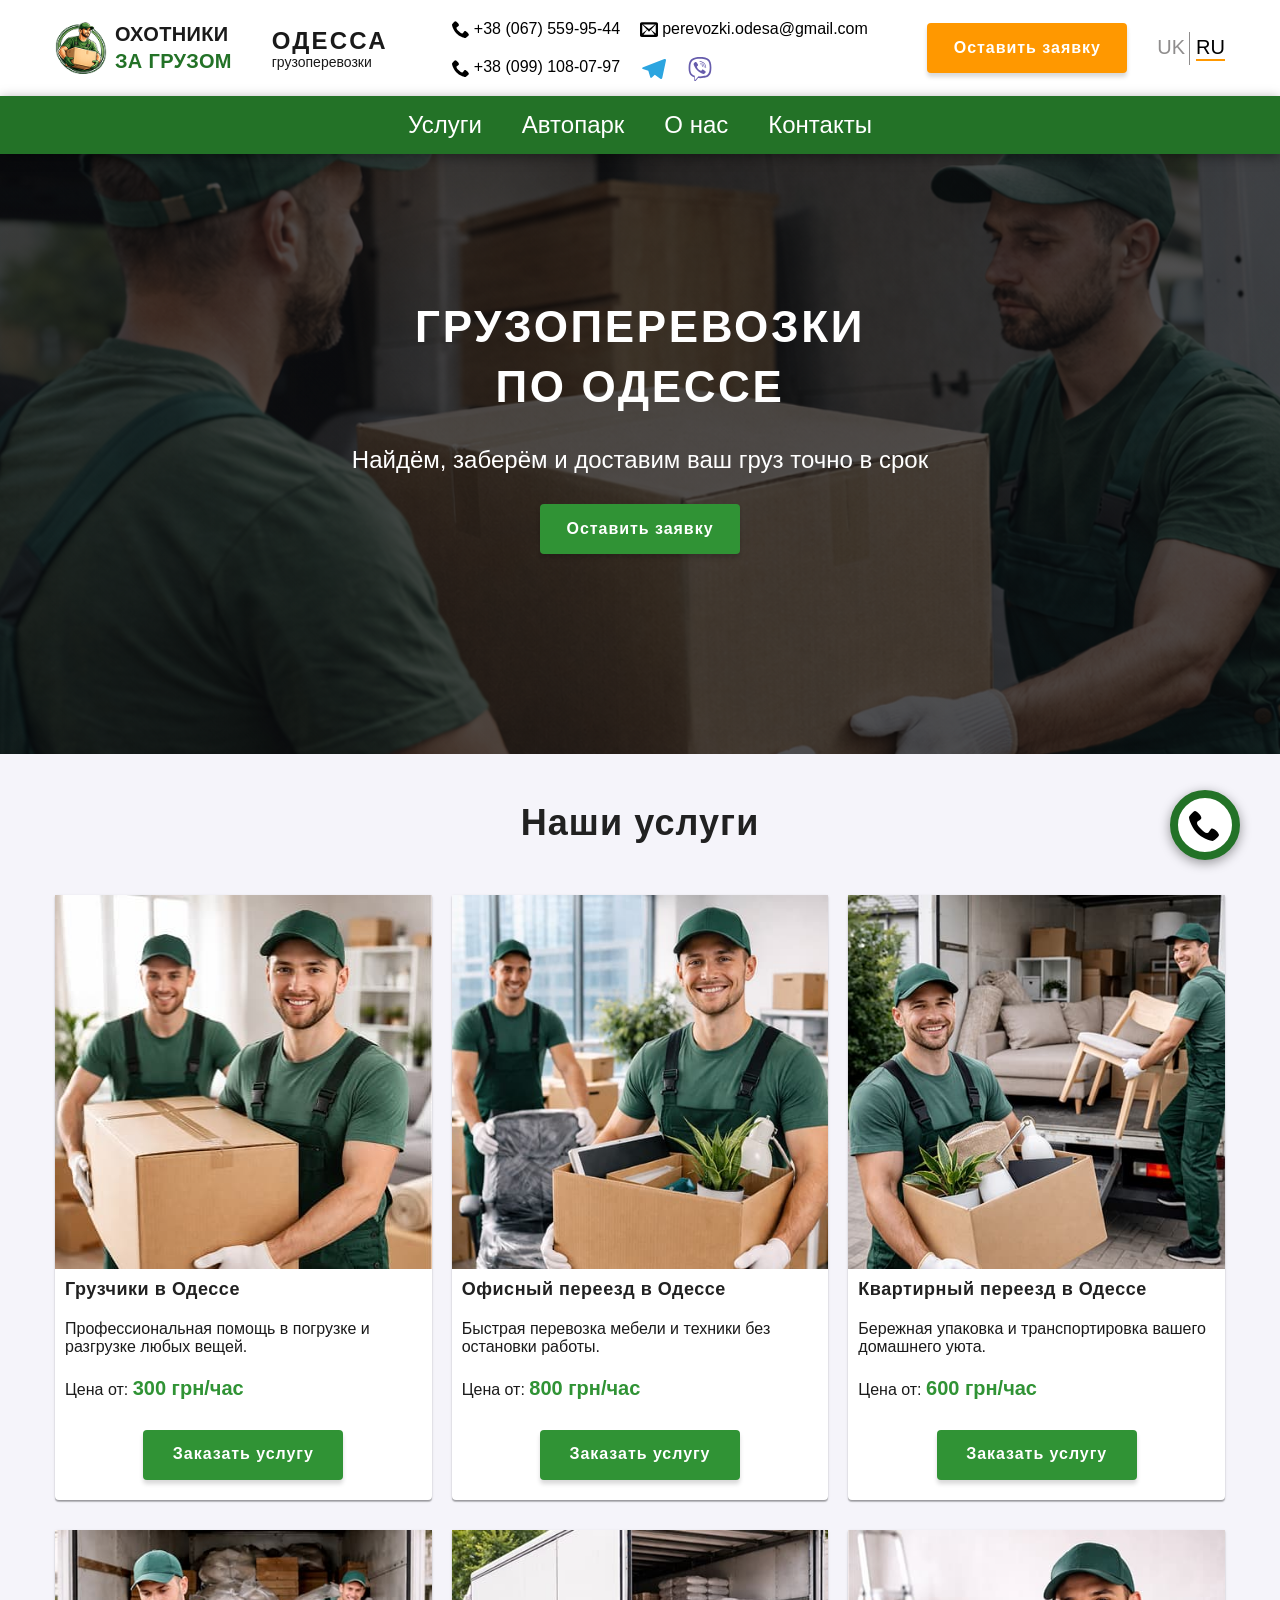
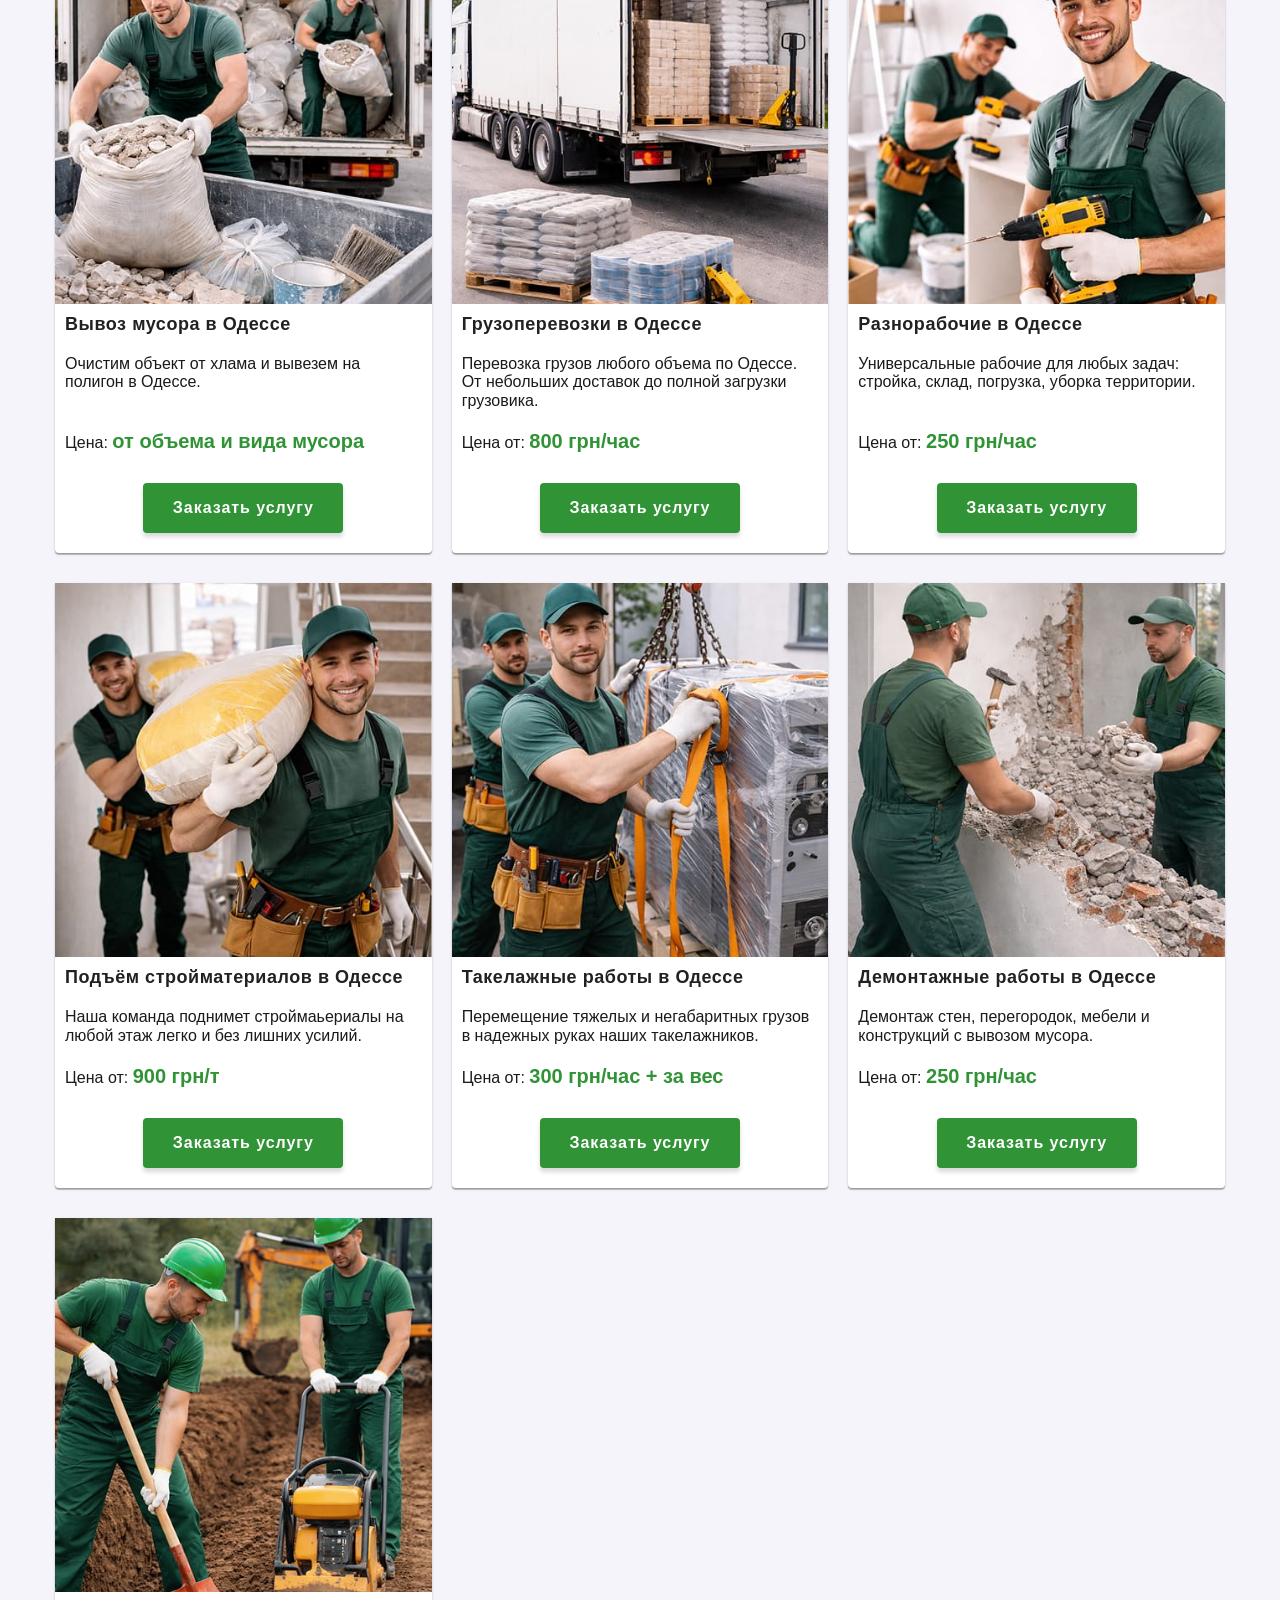
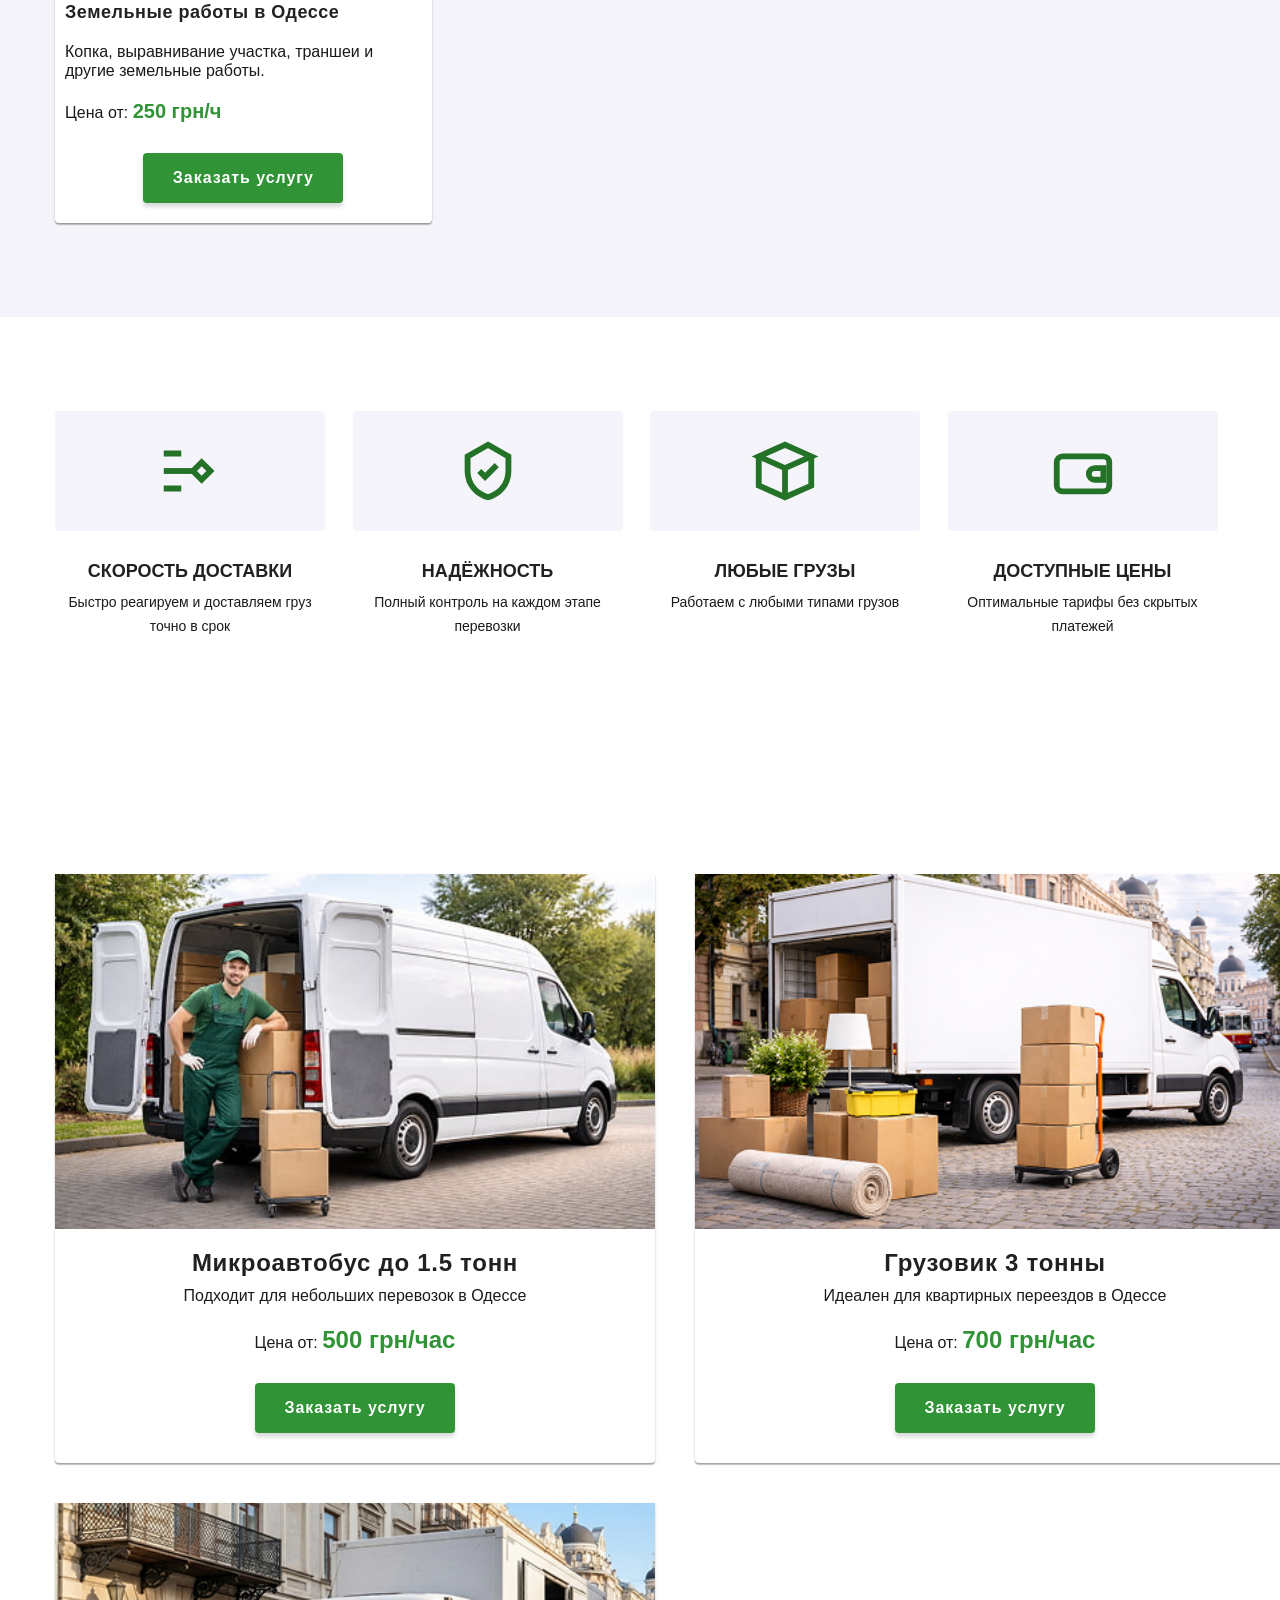
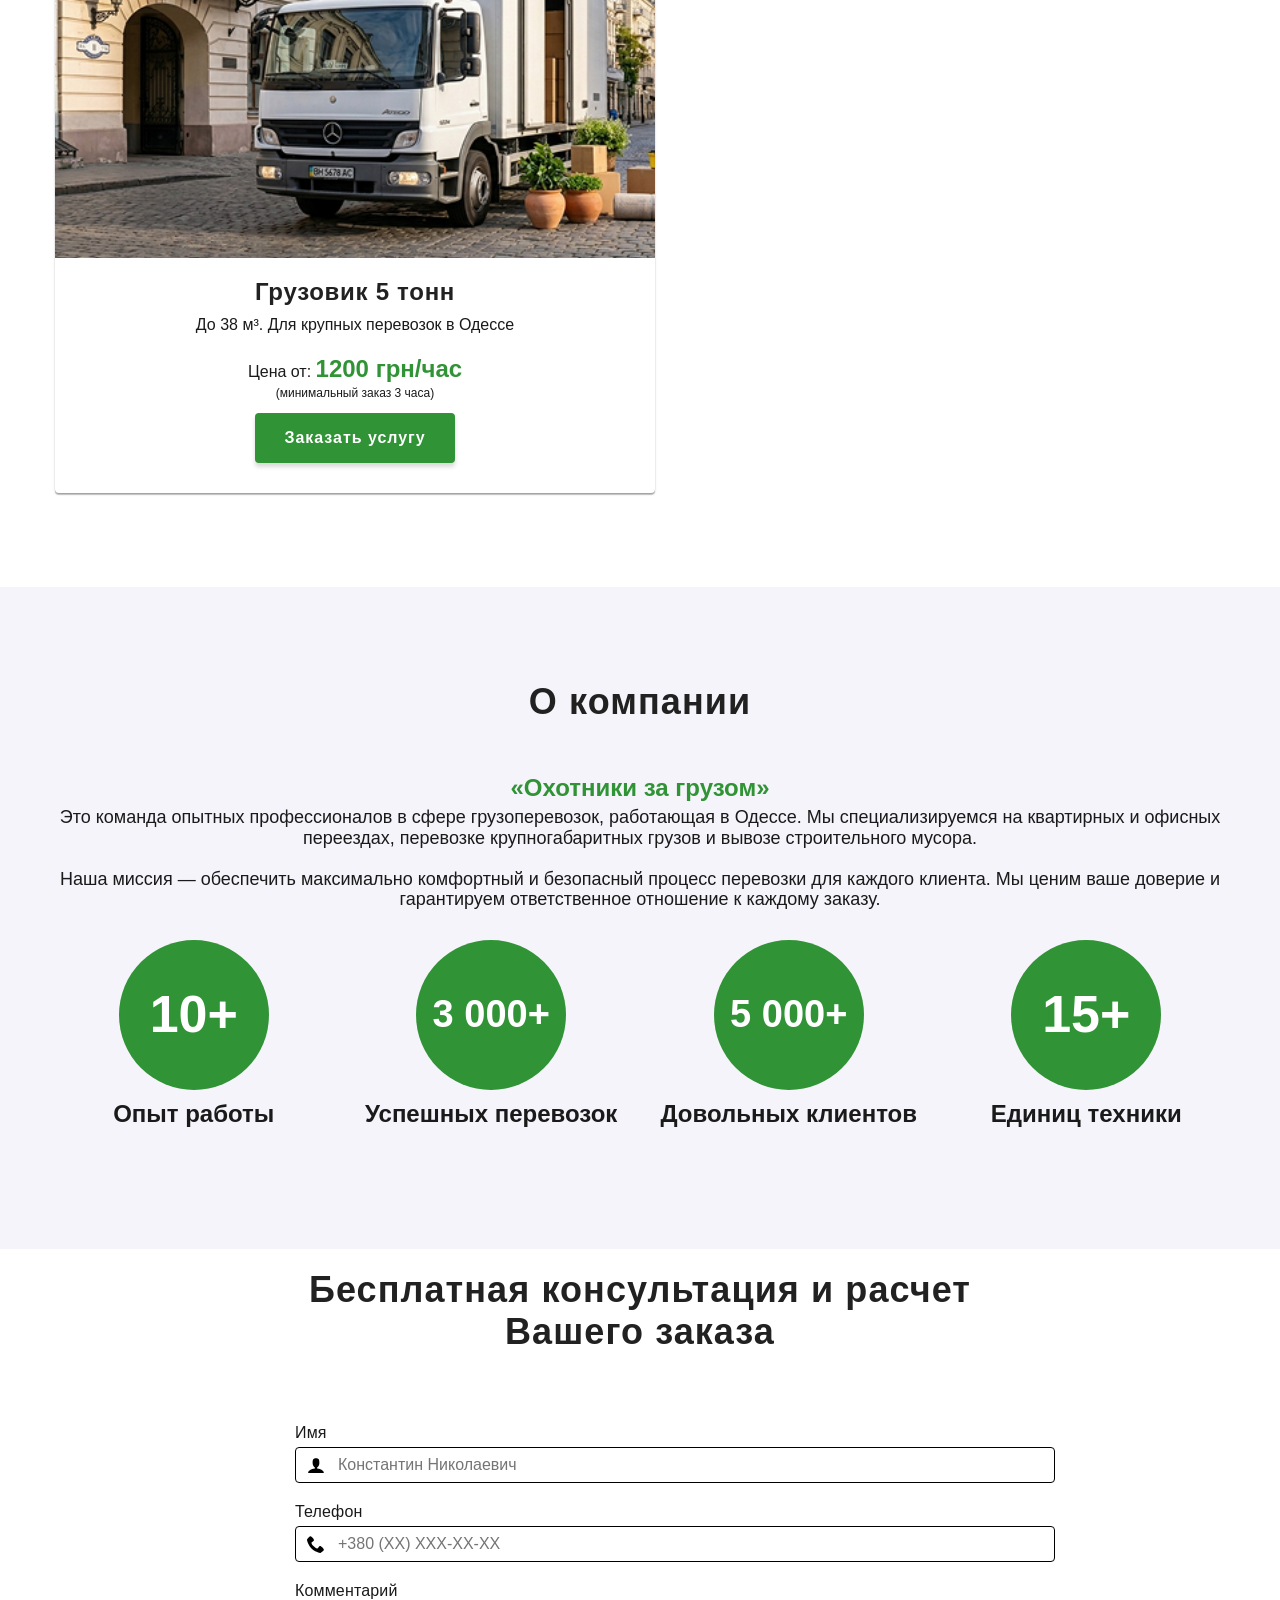
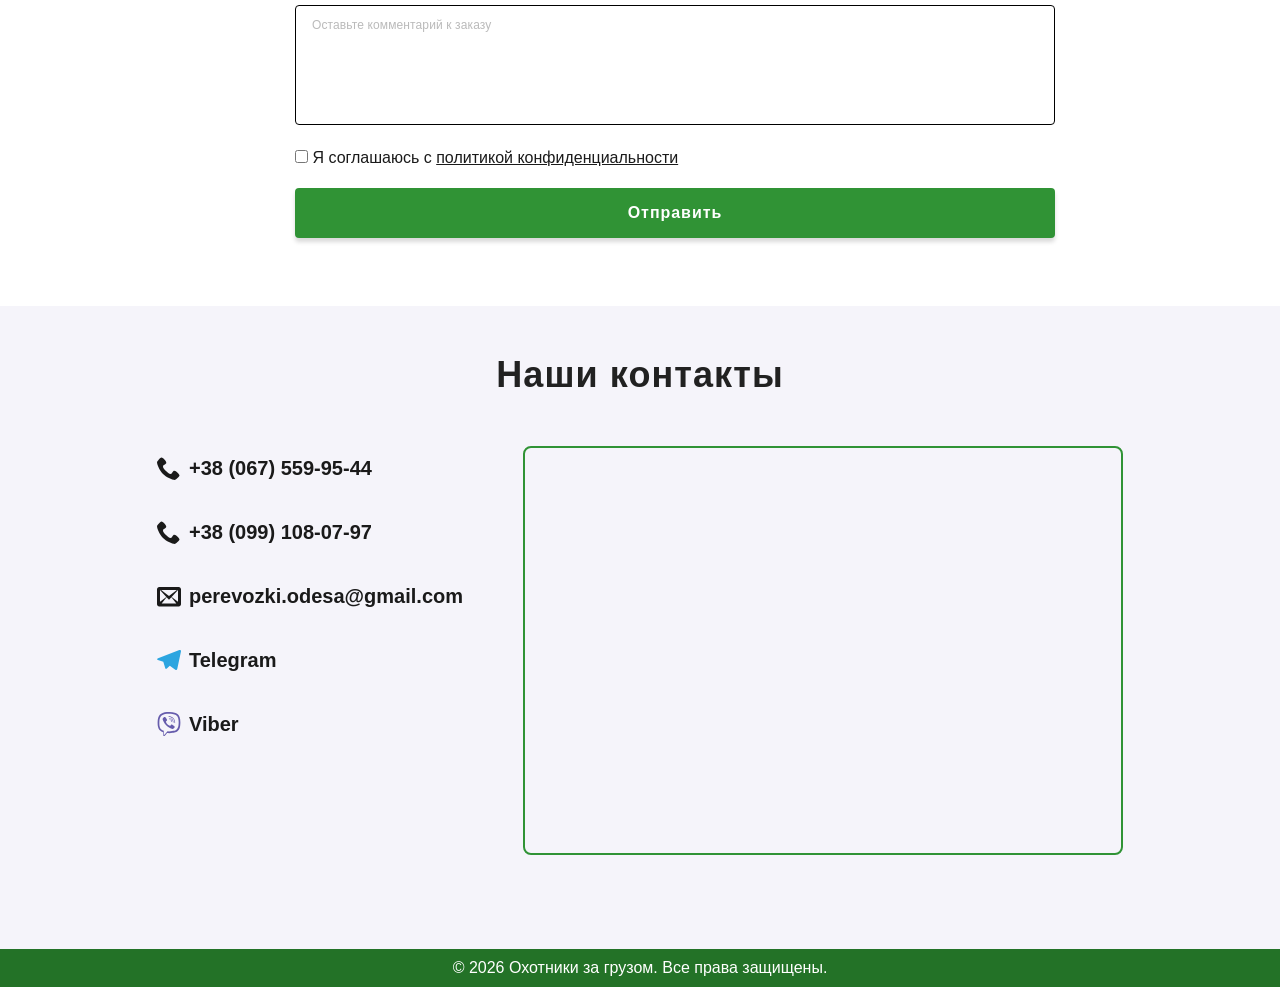
<file: ru/index.html>
<!doctype html>
<html lang="ru">

<head>
    <meta charset="UTF-8" />
    <meta name="viewport" content="width=device-width, initial-scale=1.0" />
    <meta name="description"
        content="Профессиональные грузоперевозки и услуги грузчиков в Одессе. Квартирные и офисные переезды, вывоз мусора, занос стройматериалов. Низкие цены, работаем 24/7.">
    <meta name="keywords"
        content="грузоперевозки одесса, грузчики одесса, переезд одесса, вывоз мусора одесса, разнорабочие одесса">
    <link rel="canonical" href="https://perevozki-odessa.in.ua/">

    <meta property="og:type" content="website">
    <meta property="og:url" content="https://perevozki-odessa.in.ua/">
    <meta property="og:title" content="Охотники за грузом — Быстрые грузоперевозки в Одессе">
    <meta property="og:description"
        content="Найдём, заберём и доставим ваш груз точно в срок. Грузчики от 300 грн/час. Звоните!">
    <meta property="og:image" content="https://perevozki-odessa.in.ua/img/og-image.jpg">
    <meta property="og:site_name" content="Охотники за грузом">
    <meta property="og:locale" content="ru_RU">

    <meta name="twitter:card" content="summary_large_image">
    <meta name="twitter:title" content="Грузоперевозки Одесса | Охотники за грузом">
    <meta name="twitter:description" content="Переезды и грузчики в Одессе. Надежно и аккуратно.">
    <meta name="twitter:image" content="https://perevozki-odessa.in.ua/img/og-image.jpg">
    <meta http-equiv="Content-Security-Policy" content="default-src 'self';
img-src 'self' data: https:;
script-src 'self' https:;
style-src 'self' https: 'unsafe-inline';
font-src 'self' https:;
connect-src 'self' https:;
frame-src https://www.google.com;
">

    <link rel="alternate" hreflang="uk" href="https://perevozki-odessa.in.ua/" />
    <link rel="alternate" hreflang="ru" href="https://perevozki-odessa.in.ua/ru/" />
    <link rel="alternate" hreflang="x-default" href="https://perevozki-odessa.in.ua/" />

    <title>Охотники за грузом. Грузоперевозки Одесса. Грузчики Одесса</title>
    <link rel="icon" type="image/png" sizes="48x48" href="/favicon-48.png">
    <link rel="icon" type="image/png" sizes="64x64" href="/favicon-64.png">
    <link rel="icon" href="/favicon.ico" sizes="any">


    <link rel="preconnect" href="https://fonts.googleapis.com">
    <link rel="preconnect" href="https://fonts.gstatic.com" crossorigin>
    <link
        href="https://fonts.googleapis.com/css2?family=Inter:wght@400;500;600;800&family=Montserrat:wght@600;700;800;900&display=swap"
        rel="stylesheet">
    <link rel="stylesheet"
        href="https://cdnjs.cloudflare.com/ajax/libs/modern-normalize/1.1.0/modern-normalize.min.css" />
    <link rel="stylesheet" href="../css/main.min.css" />
</head>

<body>
    <header class="header">
        <div class="container">
            <!-- logo -->
            <div class="nav">
                <a href="/" class="logo__link">
                    <div class="logo__link__img">
                        <img src="../img/logo.png" alt="логотип мужчина в форме с коробкой в руках" loading="lazy" />
                    </div>
                    <p class="logo__link__text">Охотники <span>за грузом</span></p>
                </a>

                <p class="logo__city">Одесса <span>грузоперевозки</span></p>

                <button type="button" class="menu-open-btn" data-openBurger>
                    <svg width="40" height="40">
                        <use href="../img/icons3.svg#icon-menu"></use>
                    </svg>
                </button>
                <!-- Mob menu -->
                <div class="burger__backdrop is-hidden" data-burgerBackdrop>
                    <div class="burger">
                        <button type="button" class="burger__close" data-closeBurger>
                            <svg width="32" height="32">
                                <use href="../img/icons3.svg#icon-cross"></use>
                            </svg>
                        </button>

                        <ul class="burger__list">
                            <li class="burger__list__item">
                                <a class="burger__list__item__link" href="tel:+380675599544">
                                    <svg class="burger__list__item__icon" width="24" height="24">
                                        <use href="../img/icons3.svg#icon-phone"></use>
                                    </svg>
                                    +38 (067) 559-95-44
                                </a>
                            </li>
                            <li class="burger__list__item">
                                <a class="burger__list__item__link" href="tel:+380991080797">
                                    <svg class="burger__list__item__icon" width="24" height="24">
                                        <use href="../img/icons3.svg#icon-phone"></use>
                                    </svg>
                                    +38 (099) 108-07-97</a>
                            </li>
                            <li class="burger__list__item">
                                <a class="burger__list__item__link" href="mailto:allo01082019odessa@gmail.com"><svg
                                        class="burger__list__item__icon" width="24" height="24">
                                        <use href="../img/icons3.svg#icon-envelop"></use>
                                    </svg>perevozki.odesa@gmail.com</a>
                            </li>
                        </ul>

                        <ul class="burger__socials">
                            <li class="burger__socials__item">
                                <a class="burger__socials__item__link" href="https://t.me/+380675599544" target="_blank"
                                    rel="noopener noreferrer"><svg class="burger__socials__item__icon" width="24"
                                        height="24">
                                        <use href="../img/icons3.svg#icon-telegram"></use>
                                    </svg>Telegram</a>
                            </li>
                            <li class="burger__socials__item">
                                <a class="burger__socials__item__link" href="viber://chat?number=%2B380675599544"
                                    target="_blank" rel="noopener noreferrer"><svg class="burger__socials__item__icon"
                                        width="24" height="24">
                                        <use href="../img/icons3.svg#icon-viber"></use>
                                    </svg>Viber</a>
                            </li>
                        </ul>

                        <ul class="burger__nav__list">
                            <li>
                                <a href="#services" class="burger__nav__list__link" data-bur-links>Услуги</a>
                            </li>
                            <li>
                                <a href="#vehicles" class="burger__nav__list__link" data-bur-links>Автопарк</a>
                            </li>
                            <li>
                                <a href="#about" class="burger__nav__list__link" data-bur-links>О нас</a>
                            </li>
                            <li>
                                <a href="#contacts" class="burger__nav__list__link" data-bur-links>Контакты</a>
                            </li>
                        </ul>
                        <div class="lang__list lang__list__burger">
                            <a href="/" class="lang__link" aria-label="переключения языка страницы на украинский">UK</a>
                            <a href="/ru" class="lang__link current__page"
                                aria-label="переключения языка страницы на русский">RU</a>
                        </div>
                    </div>
                </div>

                <!-- header contacts -->
                <div class="header__contacts">
                    <div class="header__nav">
                        <div class="header__nav__contacts">
                            <ul class="header__contacts__list">
                                <li class="header__contacts__list__item">
                                    <a class="header__contacts__list__item__link" href="tel:+380675599544">
                                        <svg class="header__contacts__list__item__icon" width="18" height="18">
                                            <use href="../img/icons3.svg#icon-phone"></use>
                                        </svg>
                                        +38 (067) 559-95-44
                                    </a>
                                </li>
                                <li class="header__contacts__list__item">
                                    <a class="header__contacts__list__item__link" href="tel:+380991080797">
                                        <svg class="header__contacts__list__item__icon" width="18" height="18">
                                            <use href="../img/icons3.svg#icon-phone"></use>
                                        </svg>
                                        +38 (099) 108-07-97</a>
                                </li>
                            </ul>

                            <!-- Почта -->

                            <div class="header__contacts__mail">
                                <a href="mailto:perevozki.odesa@gmail.com">
                                    <svg width="18" height="18">
                                        <use href="../img/icons3.svg#icon-envelop"></use>
                                    </svg>
                                    perevozki.odesa@gmail.com
                                </a>
                            </div>
                        </div>
                        <ul class="header__contacts__socials">
                            <li class="header__contacts__socials__item">
                                <a class="header__contacts__socials__item__link" href="https://t.me/+380675599544"
                                    target="_blank" rel="noopener noreferrer"><svg
                                        class="header__contacts__socials__item__icon" width="24" height="24">
                                        <use href="../img/icons3.svg#icon-telegram"></use>
                                    </svg></a>
                            </li>
                            <li class="header__contacts__socials__item">
                                <a class="header__contacts__socials__item__link"
                                    href="viber://chat?number=%2B380675599544" target="_blank"
                                    rel="noopener noreferrer"><svg class="header__contacts__socials__item__icon"
                                        width="24" height="24">
                                        <use href="../img/icons3.svg#icon-viber"></use>
                                    </svg>
                                </a>
                            </li>
                        </ul>
                    </div>
                </div>
                <button type="button" data-open data-service="Консультация"
                    class="header__btn btn--primary btn--yellow btn--desktop">Оставить заявку</button>
                <div class="lang__list">
                    <a href="/" class="lang__link" aria-label="переключения языка страницы на украинский">UK</a>
                    <a href="/ru" class="lang__link current__page"
                        aria-label="переключения языка страницы на русский">RU</a>
                </div>
                <nav class="header__menu">
                    <ul class="header__menu__list">
                        <li><a href="#services" class="header__menu__list__link">Услуги</a></li>
                        <li><a href="#vehicles" class="header__menu__list__link">Автопарк</a></li>
                        <li><a href="#about" class="header__menu__list__link">О нас</a></li>
                        <li><a href="#contacts" class="header__menu__list__link">Контакты</a></li>
                    </ul>
                </nav>
            </div>
        </div>
    </header>
    <main>
        <!-- Section Hero -->
        <section class="hero">
            <div class="hero__overlay">
                <h1 class="hero__overlay__title">Грузоперевозки <br />по Одессе</h1>
                <p class="hero__overlay__text">Найдём, заберём и доставим ваш груз точно в срок</p>
                <button type="button" class="btn--primary" data-open data-service="Консультация">Оставить
                    заявку</button>
            </div>
        </section>


        <!-- Section services -->
        <section class="section services section--second-color" id="services">
            <div class="container">

                <h2 class="title">Наши услуги <span class="visually-hidden">грузоперевозок в Одессе </span></h2>

                <ul class="services__list">
                    <li class="services__item">
                        <picture class="services__item__img">
                            <source
                                srcset="../img/desktop/workers-1-desktop.jpg 1x, ../img/desktop/workers-1-desktop2x.jpg 2x"
                                media="(min-width: 1200px)">
                            <source
                                srcset="../img/tablet/workers-1-tablet.jpg 1x, ../img/tablet/workers-1-tablet2x.jpg 2x"
                                media="(min-width: 768px)">
                            <source srcset="../img/mobile/workers-1.jpg 1x, ../img/mobile/workers-1-2x.jpg 2x"
                                media="(min-width: 480px)">
                            <img src="../img/mobile/workers-1.jpg" alt="двое мужчин, грузчики в форме несут коробки"
                                width="450" />
                        </picture>
                        <div class="services__item__box">
                            <h3 class="services__item__title">Грузчики в Одессе</h3>
                            <p class="services__item__text">Профессиональная помощь в погрузке и разгрузке любых вещей.
                            </p>
                            <p class="services__item__price">Цена от: <span>300 грн/час</span></p>
                            <button type="button" class="btn--primary" data-open
                                data-service="Грузчики от 300 грн/час">Заказать
                                услугу</button>
                        </div>
                    </li>
                    <li class="services__item">
                        <picture class="services__item__img">
                            <source
                                srcset="../img/desktop/workers-2-desktop.jpg 1x, ../img/desktop/workers-2-desktop2x.jpg 2x"
                                media="(min-width: 1200px)">
                            <source
                                srcset="../img/tablet/workers-2-tablet.jpg 1x, ../img/tablet/workers-2-tablet2x.jpg 2x"
                                media="(min-width: 768px)">
                            <source srcset="../img/mobile/workers-2.jpg 1x, ../img/mobile/workers-2-2x.jpg 2x"
                                media="(min-width: 480px)">
                            <img src="../img/mobile/workers-2.jpg" alt="двое мужчин, грузчики в форме несут коробки"
                                width="450" />
                        </picture>
                        <div class="services__item__box">
                            <h3 class="services__item__title">Офисный переезд в Одессе</h3>
                            <p class="services__item__text">Быстрая перевозка мебели и техники без остановки работы.</p>
                            <p class="services__item__price">Цена от: <span>800 грн/час</span></p>
                            <button type="button" class="btn--primary" data-open
                                data-service="Офисный переезд 800 грн/час">Заказать
                                услугу</button>
                        </div>
                    </li>
                    <li class="services__item">
                        <picture class="services__item__img">
                            <source
                                srcset="../img/desktop/workers-3-desktop.jpg 1x, ../img/desktop/workers-3-desktop2x.jpg 2x"
                                media="(min-width: 1200px)">
                            <source
                                srcset="../img/tablet/workers-3-tablet.jpg 1x, ../img/tablet/workers-3-tablet2x.jpg 2x"
                                media="(min-width: 768px)">
                            <source srcset="../img/mobile/workers-3.jpg 1x, ../img/mobile/workers-3-2x.jpg 2x"
                                media="(min-width: 480px)">
                            <img src="../img/mobile/workers-3.jpg" alt="двое мужчин, грузчики в форме несут мебель"
                                width="450" />
                        </picture>
                        <div class="services__item__box">
                            <h3 class="services__item__title">Квартирный переезд в Одессе</h3>
                            <p class="services__item__text">Бережная упаковка и транспортировка вашего домашнего уюта.
                            </p>
                            <p class="services__item__price">Цена от: <span>600 грн/час</span></p>
                            <button type="button" class="btn--primary" data-open
                                data-service="Квартирный переезд от 600 грн/час">Заказать услугу</button>
                        </div>
                    </li>
                    <li class="services__item">
                        <picture class="services__item__img">
                            <source
                                srcset="../img/desktop/workers-4-desktop.jpg 1x, ../img/desktop/workers-4-desktop2x.jpg 2x"
                                media="(min-width: 1200px)">
                            <source
                                srcset="../img/tablet/workers-4-tablet.jpg 1x, ../img/tablet/workers-4-tablet2x.jpg 2x"
                                media="(min-width: 768px)">
                            <source srcset="../img/mobile/workers-4.jpg 1x, ../img/mobile/workers-4-2x.jpg 2x"
                                media="(min-width: 480px)">
                            <img src="../img/mobile/workers-4.jpg"
                                alt="двое мужчин, грузчики в форме грузят строительный мусор" width="450" />
                        </picture>
                        <div class="services__item__box">
                            <h3 class="services__item__title">Вывоз мусора в Одессе</h3>
                            <p class="services__item__text">Очистим объект от хлама и вывезем на полигон в Одессе.</p>
                            <p class="services__item__price">Цена: <span>от объема и вида мусора</span></p>
                            <button type="button" class="btn--primary" data-open data-service="Вывоз мусора">Заказать
                                услугу</button>
                        </div>
                    </li>
                    <li class="services__item">
                        <picture class="services__item__img">
                            <source
                                srcset="../img/desktop/workers-5-desktop.jpg 1x, ../img/desktop/workers-5-desktop2x.jpg 2x"
                                media="(min-width: 1200px)">
                            <source
                                srcset="../img/tablet/workers-5-tablet.jpg 1x, ../img/tablet/workers-5-tablet2x.jpg 2x"
                                media="(min-width: 768px)">
                            <source srcset="../img/mobile/workers-5.jpg 1x, ../img/mobile/workers-5-2x.jpg 2x"
                                media="(min-width: 480px)">
                            <img src="../img/mobile/workers-5.jpg" alt="грузовик с палетами товаров в коробках и бочках"
                                width="450" />
                        </picture>
                        <div class="services__item__box">
                            <h3 class="services__item__title">Грузоперевозки в Одессе</h3>
                            <p class="services__item__text">Перевозка грузов любого объема по Одессе. От небольших
                                доставок до полной
                                загрузки грузовика.</p>
                            <p class="services__item__price">Цена от: <span>800 грн/час</span></p>
                            <button type="button" class="btn--primary" data-open
                                data-service="Грузоперевозки от 1500 грн/час">Заказать
                                услугу</button>
                        </div>
                    </li>
                    <li class="services__item">
                        <picture class="services__item__img">
                            <source
                                srcset="../img/desktop/workers-6-desktop.jpg 1x, ../img/desktop/workers-6-desktop2x.jpg 2x"
                                media="(min-width: 1200px)">
                            <source
                                srcset="../img/tablet/workers-6-tablet.jpg 1x, ../img/tablet/workers-6-tablet2x.jpg 2x"
                                media="(min-width: 768px)">
                            <source srcset="../img/mobile/workers-6.jpg 1x, ../img/mobile/workers-6-2x.jpg 2x"
                                media="(min-width: 480px)">
                            <img src="../img/mobile/workers-6.jpg"
                                alt="двое мужчин, делают ремонт в квартире с профессиональным инструментом"
                                width="450" />
                        </picture>
                        <div class="services__item__box">
                            <h3 class="services__item__title">Разнорабочие в Одессе</h3>
                            <p class="services__item__text">Универсальные рабочие для любых задач: стройка, склад,
                                погрузка, уборка
                                территории.</p>
                            <p class="services__item__price">Цена от: <span>250 грн/час</span></p>
                            <button type="button" class="btn--primary" data-open
                                data-service="Разнорабочие от 250 грн/час">Заказать
                                услугу</button>
                        </div>
                    </li>
                    <li class="services__item">
                        <picture class="services__item__img">
                            <source
                                srcset="../img/desktop/workers-7-desktop.jpg 1x, ../img/desktop/workers-7-desktop2x.jpg 2x"
                                media="(min-width: 1200px)">
                            <source
                                srcset="../img/tablet/workers-7-tablet.jpg 1x, ../img/tablet/workers-7-tablet2x.jpg 2x"
                                media="(min-width: 768px)">
                            <source srcset="../img/mobile/workers-7.jpg 1x, ../img/mobile/workers-7-2x.jpg 2x"
                                media="(min-width: 480px)">
                            <img src="../img/mobile/workers-7.jpg"
                                alt="двое мужчин, грузчики в форме несут мешки с цементом" width="450" />
                        </picture>
                        <div class="services__item__box">
                            <h3 class="services__item__title">Подъём стройматериалов в Одессе</h3>
                            <p class="services__item__text">Наша команда поднимет строймаьериалы на любой этаж легко и
                                без лишних
                                усилий.</p>
                            <p class="services__item__price">Цена от: <span>900 грн/т</span></p>
                            <button type="button" class="btn--primary" data-open
                                data-service="Подъём строй. мат. от 900 грн/т">Заказать
                                услугу</button>
                        </div>
                    </li>
                    <li class="services__item">
                        <picture class="services__item__img">
                            <source
                                srcset="../img/desktop/workers-8-desktop.jpg 1x, ../img/desktop/workers-8-desktop2x.jpg 2x"
                                media="(min-width: 1200px)">
                            <source
                                srcset="../img/tablet/workers-8-tablet.jpg 1x, ../img/tablet/workers-8-tablet2x.jpg 2x"
                                media="(min-width: 768px)">
                            <source srcset="../img/mobile/workers-8.jpg 1x, ../img/mobile/workers-8-2x.jpg 2x"
                                media="(min-width: 480px)">
                            <img src="../img/mobile/workers-8.jpg"
                                alt="двое мужчин, грузчики в форме поднимают тяжелое оборудование" width="450" />
                        </picture>
                        <div class="services__item__box">
                            <h3 class="services__item__title">Такелажные работы в Одессе</h3>
                            <p class="services__item__text">Перемещение тяжелых и негабаритных грузов в надежных руках
                                наших
                                такелажников.</p>
                            <p class="services__item__price">Цена от: <span>300 грн/час + за вес</span></p>
                            <button type="button" class="btn--primary" data-open
                                data-service="Такелаж от 300 грн/час">Заказать
                                услугу</button>
                        </div>
                    </li>
                    <li class="services__item">
                        <picture class="services__item__img">
                            <source
                                srcset="../img/desktop/workers-9-desktop.jpg 1x, ../img/desktop/workers-9-desktop2x.jpg 2x"
                                media="(min-width: 1200px)">
                            <source
                                srcset="../img/tablet/workers-9-tablet.jpg 1x, ../img/tablet/workers-9-tablet2x.jpg 2x"
                                media="(min-width: 768px)">
                            <source srcset="../img/mobile/workers-9.jpg 1x, ../img/mobile/workers-9-2x.jpg 2x"
                                media="(min-width: 480px)">
                            <img src="../img/mobile/workers-9.jpg" alt="двое мужчин, в форме сносят стену"
                                width="450" />
                        </picture>
                        <div class="services__item__box">
                            <h3 class="services__item__title">Демонтажные работы в Одессе</h3>
                            <p class="services__item__text">Демонтаж стен, перегородок, мебели и конструкций с вывозом
                                мусора.</p>
                            <p class="services__item__price">Цена от: <span>250 грн/час</span></p>
                            <button type="button" class="btn--primary" data-open
                                data-service="Демонтаж от 250 грн/час">Заказать
                                услугу</button>
                        </div>
                    </li>
                    <li class="services__item">
                        <picture class="services__item__img">
                            <source
                                srcset="../img/desktop/workers-10-desktop.jpg 1x, ../img/desktop/workers-10-desktop2x.jpg 2x"
                                media="(min-width: 1200px)">
                            <source
                                srcset="../img/tablet/workers-10-tablet.jpg 1x, ../img/tablet/workers-10-tablet2x.jpg 2x"
                                media="(min-width: 768px)">
                            <source srcset="../img/mobile/workers-10.jpg 1x, ../img/mobile/workers-10-2x.jpg 2x"
                                media="(min-width: 480px)">
                            <img src="../img/mobile/workers-10.jpg" alt="двое мужчин, в форме выкапывают землю"
                                width="450" />
                        </picture>
                        <div class="services__item__box">
                            <h3 class="services__item__title">Земельные работы в Одессе</h3>
                            <p class="services__item__text">Копка, выравнивание участка, траншеи и другие земельные
                                работы.</p>
                            <p class="services__item__price">Цена от: <span>250 грн/ч</span></p>
                            <button type="button" class="btn--primary" data-open
                                data-service="Земельные от 250 грн/час">Заказать
                                услугу</button>
                        </div>
                    </li>
                </ul>
            </div>
        </section>


        <!-- Section adventages -->
        <section class="section advantages">
            <div class="container">

                <h2 class="visually-hidden">Наши особенности</h2>
                <ul class="advantages__list">
                    <li class="advantages__card">
                        <div class="advantages__card__icon">
                            <svg viewBox="0 0 24 24" fill="none" stroke="currentColor" stroke-width="2">
                                <path d="M3 12h10" />
                                <path d="M13 12l3-3 3 3-3 3-3-3z" />
                                <path d="M3 6h6M3 18h6" />
                            </svg>
                        </div>
                        <h3 class="advantages__card__title">Скорость доставки</h3>
                        <p class="advantages__card__text">Быстро реагируем и доставляем груз точно в срок</p>
                    </li>

                    <li class="advantages__card">
                        <div class="advantages__card__icon">
                            <svg viewBox="0 0 24 24" fill="none" stroke="currentColor" stroke-width="2">
                                <path d="M12 3l7 4v5c0 5-3.5 8-7 9-3.5-1-7-4-7-9V7l7-4z" />
                                <path d="M9 12l2 2 4-4" />
                            </svg>
                        </div>
                        <h3 class="advantages__card__title">Надёжность</h3>
                        <p class="advantages__card__text">Полный контроль на каждом этапе перевозки</p>
                    </li>

                    <li class="advantages__card">
                        <div class="advantages__card__icon">
                            <svg viewBox="0 0 24 24" fill="none" stroke="currentColor" stroke-width="2">
                                <path d="M3 7l9-4 9 4-9 4-9-4z" />
                                <path d="M3 7v10l9 4 9-4V7" />
                                <path d="M12 11v10" />
                            </svg>
                        </div>
                        <h3 class="advantages__card__title">Любые грузы</h3>
                        <p class="advantages__card__text">Работаем с любыми типами грузов</p>
                    </li>

                    <li class="advantages__card">
                        <div class="advantages__card__icon">
                            <svg viewBox="0 0 24 24" fill="none" stroke="currentColor" stroke-width="2">
                                <rect x="3" y="7" width="18" height="12" rx="2" />
                                <path d="M16 11h3v4h-3a2 2 0 0 1 0-4z" />
                            </svg>
                        </div>
                        <h3 class="advantages__card__title">Доступные цены</h3>
                        <p class="advantages__card__text">Оптимальные тарифы без скрытых платежей</p>
                    </li>

                </ul>
            </div>
        </section>

        <!-- Section vehicles -->
        <section class="section vehicle" id="vehicles">
            <div class="container">
                <h2 class="title title--white">Наш автопарк в Одессе</h2>

                <ul class="vehicle__list">
                    <li class="vehicle__list__item">
                        <picture class="vehicle__list__item__img">
                            <source
                                srcset="../img/desktop/transport-1-desktop.jpg 1x, ../img/desktop/transport-1-desktop2x.jpg 2x"
                                media="(min-width: 1200px)">
                            <source
                                srcset="../img/tablet/transport-1-tablet.jpg 1x, ../img/tablet/transport-1-tablet2x.jpg 2x"
                                media="(min-width: 768px)">
                            <source srcset="../img/mobile/transport-1.jpg 1x, ../img/mobile/transport-1-2x.jpg 2x"
                                media="(min-width: 480px)">
                            <img src="../img/mobile/transport-1.jpg" alt="двое мужчин, грузчики в форме несут коробки"
                                width="450" />
                        </picture>
                        <div class="vehicle__list__item__box">
                            <h3 class="vehicle__list__item__title">Микроавтобус до 1.5 тонн</h3>
                            <p class="vehicle__list__item__text">Подходит для небольших перевозок в Одессе</p>
                            <p class="vehicle__list__item__price">Цена от: <span>500 грн/час</span></p>
                            <button type="button" class="btn--primary" data-open
                                data-service="Микроавтобус до 1.5 тонн">Заказать
                                услугу</button>
                        </div>
                    </li>

                    <li class="vehicle__list__item">
                        <picture class="vehicle__list__item__img">
                            <source
                                srcset="../img/desktop/transport-2-desktop.jpg 1x, ../img/desktop/transport-2-desktop2x.jpg 2x"
                                media="(min-width: 1200px)">
                            <source
                                srcset="../img/tablet/transport-2-tablet.jpg 1x, ../img/tablet/transport-2-tablet2x.jpg 2x"
                                media="(min-width: 768px)">
                            <source srcset="../img/mobile/transport-2.jpg 1x, ../img/mobile/transport-2-2x.jpg 2x"
                                media="(min-width: 480px)">
                            <img src="../img/mobile/transport-2.jpg" alt="двое мужчин, грузчики в форме несут коробки"
                                width="450" />
                        </picture>
                        <div class="vehicle__list__item__box">
                            <h3 class="vehicle__list__item__title">Грузовик 3 тонны</h3>
                            <p class="vehicle__list__item__text">Идеален для квартирных переездов в Одессе</p>
                            <p class="vehicle__list__item__price">Цена от: <span>700 грн/час</span></p>
                            <button type="button" class="btn--primary" data-open
                                data-service="Грузовик 3 тонны">Заказать
                                услугу</button>
                        </div>
                    </li>

                    <li class="vehicle__list__item">
                        <picture class="vehicle__list__item__img">
                            <source
                                srcset="../img/desktop/transport-3-desktop.jpg 1x, ../img/desktop/transport-3-desktop2x.jpg 2x"
                                media="(min-width: 1200px)">
                            <source
                                srcset="../img/tablet/transport-3-tablet.jpg 1x, ../img/tablet/transport-3-tablet2x.jpg 2x"
                                media="(min-width: 768px)">
                            <source srcset="../img/mobile/transport-3.jpg 1x, ../img/mobile/transport-3-2x.jpg 2x"
                                media="(min-width: 480px)">
                            <img src="../img/mobile/transport-3.jpg" alt="двое мужчин, грузчики в форме несут коробки"
                                width="450" />
                        </picture>
                        <div class="vehicle__list__item__box">
                            <h3 class="vehicle__list__item__title">Грузовик 5 тонн</h3>
                            <p class="vehicle__list__item__text">До 38 м³. Для крупных перевозок в Одессе</p>
                            <p class="vehicle__list__item__price">Цена от: <span>1200 грн/час</span></p>
                            <p class="vehicle__list__item__price__under">(минимальный заказ 3 часа)</p>
                            <button type="button" class="btn--primary" data-open data-service="Грузовик 5 тонн">Заказать
                                услугу</button>
                        </div>
                    </li>
                </ul>
            </div>
        </section>
        <!-- Section about -->
        <section class="section section--second-color" id="about">
            <div class="container">
                <h2 class="title">О компании</h2>
                <p class="about__text"><span>«Охотники за грузом»</span> Это команда опытных профессионалов в сфере
                    грузоперевозок,
                    работающая в Одессе. Мы
                    специализируемся на квартирных и офисных переездах, перевозке крупногабаритных грузов и вывозе
                    строительного
                    мусора.</p>
                <p class="about__subtext">
                    Наша миссия — обеспечить максимально комфортный и безопасный процесс перевозки для каждого клиента.
                    Мы ценим
                    ваше
                    доверие и гарантируем ответственное отношение к каждому заказу.
                </p>
                <ul class="about__list">
                    <li class="about__list__item">
                        <span>10+</span>
                        <p>Опыт работы</p>
                    </li>
                    <li class="about__list__item">
                        <span>3 000+</span>
                        <p>Успешных перевозок</p>
                    </li>
                    <li class="about__list__item">
                        <span>5 000+</span>
                        <p>Довольных клиентов</p>
                    </li>
                    <li class="about__list__item">
                        <span>15+</span>
                        <p>Единиц техники</p>
                    </li>
                </ul>
            </div>
        </section>
        <!-- Section form -->
        <section class="section form">
            <div class="container">
                <h2 class="title form--title">Бесплатная консультация и расчет Вашего заказа</h2>
                <form class="form" id="form">
                    <div>
                        <label class="form__label" for="name">Имя</label>
                        <div class="form__field">
                            <input class="form__input" type="text" name="name" id="name"
                                placeholder="Константин Николаевич" required />
                            <svg class="form__input__icon" width="18" height="18">
                                <use href="../img/icons3.svg#icon-user"></use>
                            </svg>
                        </div>
                    </div>

                    <div>
                        <label class="form__label" for="telephone">Телефон</label>
                        <div class="form__field">
                            <input class="form__input" type="tel" name="telephone" id="telephone"
                                placeholder="+380 (XX) XXX-XX-XX" required />
                            <svg class="form__input__icon" width="18" height="18">
                                <use href="../img/icons3.svg#icon-phone"></use>
                            </svg>
                        </div>
                    </div>

                    <!-- Hidden service field -->
                    <input class="form__input" type="hidden" name="service" id="service" value="Консультация" />

                    <div>
                        <label class="form__label">Комментарий</label>
                        <textarea class="form__textarea" name="comment" id="comment"
                            placeholder="Оставьте комментарий к заказу"></textarea>
                    </div>

                    <div style="display:none;">
                        <label>Не заполняйте это поле</label>
                        <input type="text" name="company">
                    </div>

                    <label>
                        <input type="checkbox" required>
                        Я соглашаюсь с <a class="policy__link" href="/ru/policy.html" target="_blank"
                            rel="noopener noreferrer">политикой
                            конфиденциальности</a>
                    </label>

                    <button type="submit" class="btn--primary btn--full">Отправить</button>
                </form>
            </div>
        </section>
        <!-- Section contacts -->
        <section class="section contacts section--second-color" id="contacts">
            <div class="container">
                <h2 class="title">Наши контакты</h2>
                <div class="contacts__block">

                    <ul class="contacts__list">
                        <li class="contacts__list__item">

                            <a class="contacts__list__item__link" href="tel:+380675599544">
                                <svg class="contacts__list__item__icon" width="24" height="24">
                                    <use href="../img/icons3.svg#icon-phone"></use>
                                </svg>
                                +38 (067) 559-95-44
                            </a>
                        </li>

                        <li class="contacts__list__item">
                            <a class="contacts__list__item__link" href="tel:+380991080797">
                                <svg class="contacts__list__item__icon" width="24" height="24">
                                    <use href="../img/icons3.svg#icon-phone"></use>
                                </svg>
                                +38 (099) 108-07-97</a>
                        </li>
                        <li class="contacts__list__item">
                            <a class="contacts__list__item__link" href="mailto:perevozki.odesa@gmail.com"><svg
                                    class="contacts__list__item__icon" width="24" height="24">
                                    <use href="../img/icons3.svg#icon-envelop"></use>
                                </svg>perevozki.odesa@gmail.com</a>
                        </li>
                        <li class="contacts__list__item">

                            <a class="contacts__list__item__link" href="https://t.me/+380675599544" target="_blank"
                                rel="noopener noreferrer"><svg class="contacts__list__item__icon" width="24"
                                    height="24">
                                    <use href="../img/icons3.svg#icon-telegram"></use>
                                </svg>Telegram</a>
                        </li>
                        <li class="contacts__list__item">

                            <a class="contacts__list__item__link" href="viber://chat?number=%2B380675599544"
                                target="_blank" rel="noopener noreferrer"><svg class="contacts__list__item__icon"
                                    width="24" height="24">
                                    <use href="../img/icons3.svg#icon-viber"></use>
                                </svg>Viber</a>
                        </li>
                    </ul>

                    <div class="contacts__map">
                        <iframe title="карта грузоперевозок в Одессе. Грузоперевозки в черте города"
                            src="https://www.google.com/maps?q=Одесcа+65000&output=embed" height="400"
                            style="width: 100%; border: 0;" loading="lazy">
                        </iframe>
                    </div>
                </div>
            </div>
        </section>
    </main>
    <footer class="footer">
        <p class="footer__text">© 2026 Охотники за грузом. Все права защищены.</p>
    </footer>

    <!-- Modal -->
    <div class="backdrop is-hidden" data-backdrop>
        <div class="modal">
            <button class="close-button" data-close>
                <svg class="close-icon" width="18" height="18">
                    <use href="../img/icons3.svg#icon-cross"></use>
                </svg>
            </button>
            <div class="modal-order" data-order-form>

                <h3 class="title small">Заполните форму заявки</h3>
                <form class="form" id="modal-form">
                    <div>
                        <label class="form__label" for="modal-name">Имя</label>
                        <div class="form__field">
                            <input class="form__input" type="text" name="name" id="modal-name"
                                placeholder="Константин Николаевич" required />
                            <svg class="form__input__icon" width="18" height="18">
                                <use href="../img/icons3.svg#icon-user"></use>
                            </svg>
                        </div>
                    </div>
                    <div>
                        <label class="form__label" for="modal-telephone">Телефон</label>
                        <div class="form__field">
                            <input class="form__input" type="tel" name="telephone" id="modal-telephone"
                                placeholder="+380 (XX) XXX-XX-XX" required />
                            <svg class="form__input__icon" width="18" height="18">
                                <use href="../img/icons3.svg#icon-phone"></use>
                            </svg>
                        </div>
                    </div>
                    <div>
                        <label class="form__label" for="telephone">Услуга</label>
                        <div class="form__field">
                            <input class="form__input" type="text" name="service" id="modal-service-input" value=""
                                readonly />
                            <svg class="form__input__icon" width="18" height="18">
                                <use href="../img/icons3.svg#icon-book"></use>
                            </svg>
                        </div>

                    </div>
                    <div>
                        <label class="form__label">Комментарии</label>
                        <textarea class="form__textarea" name="comment" id="modal-comment"
                            placeholder="Оставьте комментарий к заказу"></textarea>
                    </div>
                    <div style="display:none;">
                        <label>Не заполняйте это поле</label>
                        <input type="text" name="company">
                    </div>

                    <label>
                        <input type="checkbox" required>
                        Я соглашаюсь с <a class="policy__link" href="/ru/policy.html" target="_blank"
                            rel="noopener noreferrer">политикой
                            конфиденциальности</a>
                    </label>

                    <button type="submit" class="btn--primary btn--full">Отправить</button>
                </form>
            </div>
            <div class="modal__after is-hidden" data-success>
                <div class="modal__after__img">
                    <img src="../img/1-1.webp" alt="менеджер по телефону довольно сообщает, что заказ принят"
                        width="350" height="253" />
                </div>
                <h3 class="title small">Спасибо! Ваша заявка <span class="order__number" data-order></span> принята! Мы
                    скоро Вам
                    перезвоним.</h3>
            </div>
            <div class="modal__after__error is-hidden" data-error>
                <div class="modal__after__img">
                    <img src="../img/1-2.webp" alt="коробка с грустным смайликом" width="350" height="253" />
                </div>
                <h3 class="title small">Ошибка при отправке. Попробуйте позже.</h3>
            </div>
        </div>
    </div>

    <!-- Call -->
    <a href="tel:+380675599544" class="call-btn">
        <svg class="form__input__icon" width="32" height="32">
            <use href="../img/icons3.svg#icon-phone"></use>
        </svg>
    </a>

    <script src="../js/index.js" type="module"></script>
</body>

</html>
</file>
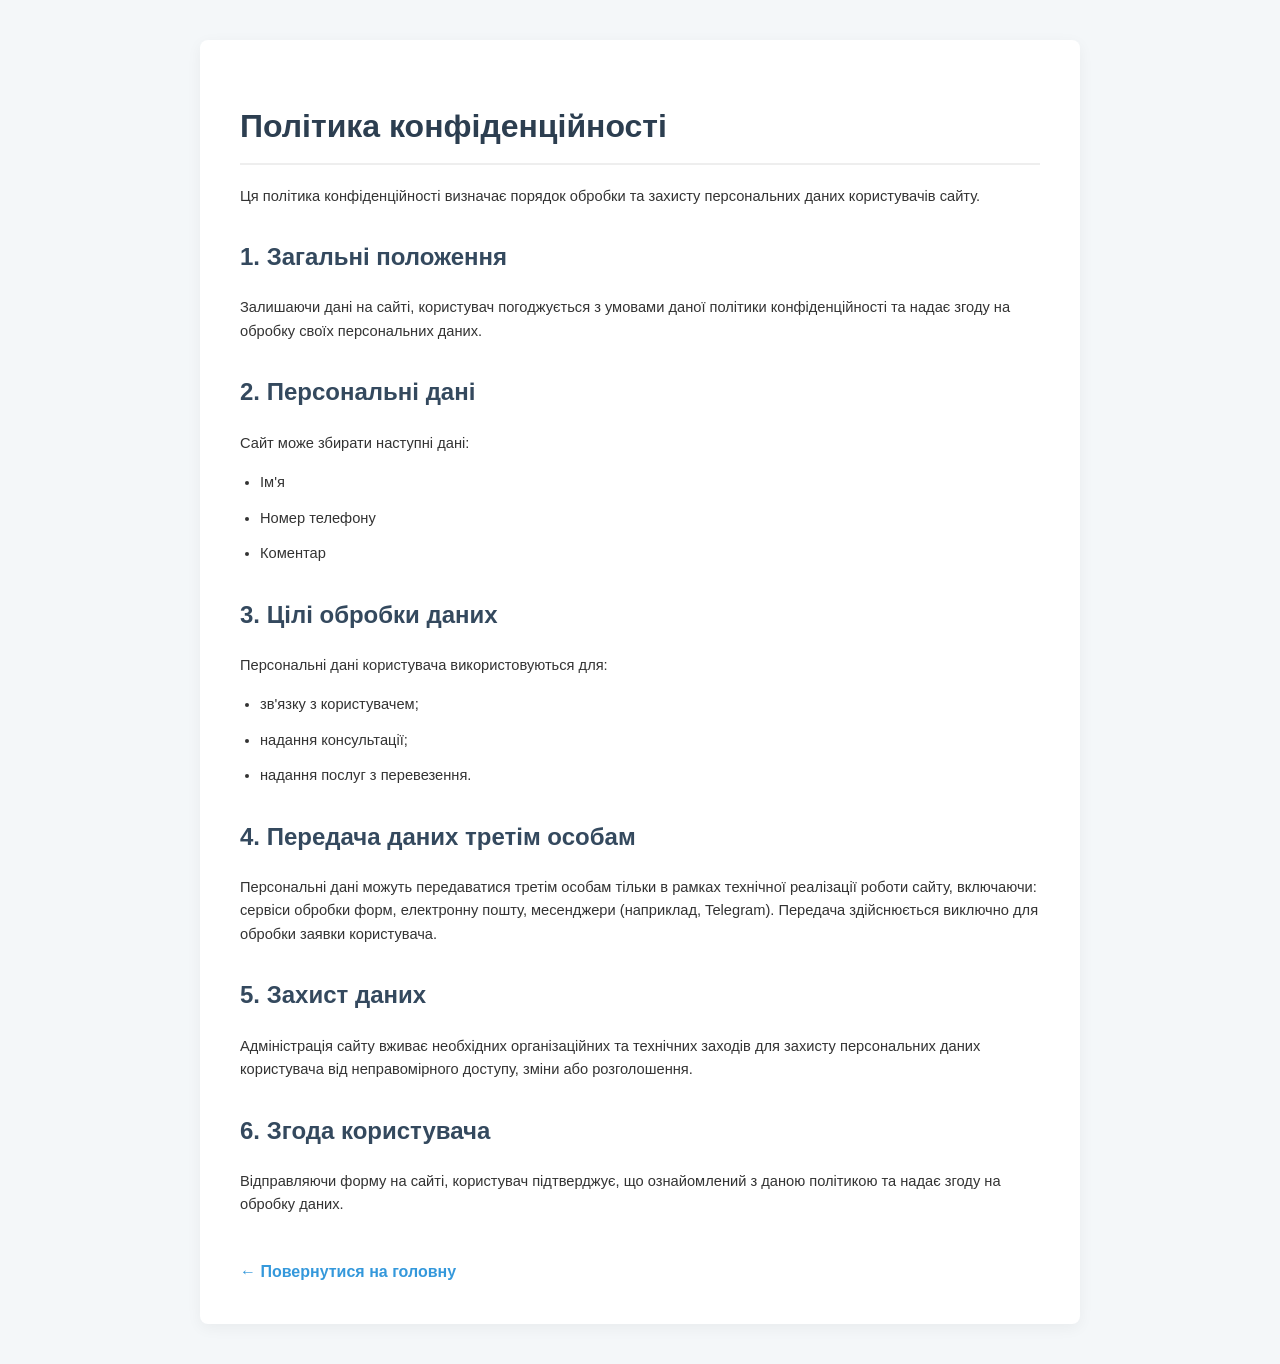
<file: policy.html>
<!DOCTYPE html>
<html lang="uk">

<head>
    <meta charset="UTF-8">
    <meta name="viewport" content="width=device-width, initial-scale=1.0">
    <title>Політика конфіденційності</title>
    <link rel="stylesheet" href="./css/policy.css">
</head>

<body>
    <div class="policy-container">
        <h1>Політика конфіденційності</h1>
        <p>Ця політика конфіденційності визначає порядок обробки та захисту персональних даних користувачів сайту.</p>

        <h2>1. Загальні положення</h2>
        <p>Залишаючи дані на сайті, користувач погоджується з умовами даної політики конфіденційності та надає згоду на
            обробку своїх персональних даних.</p>

        <h2>2. Персональні дані</h2>
        <p>Сайт може збирати наступні дані:</p>
        <ul>
            <li>Ім'я</li>
            <li>Номер телефону</li>
            <li>Коментар</li>
        </ul>

        <h2>3. Цілі обробки даних</h2>
        <p>Персональні дані користувача використовуються для:</p>
        <ul>
            <li>зв'язку з користувачем;</li>
            <li>надання консультації;</li>
            <li>надання послуг з перевезення.</li>
        </ul>

        <h2>4. Передача даних третім особам</h2>
        <p>Персональні дані можуть передаватися третім особам тільки в рамках технічної реалізації роботи сайту,
            включаючи: сервіси обробки форм, електронну пошту, месенджери (наприклад, Telegram). Передача здійснюється
            виключно для обробки заявки користувача.</p>

        <h2>5. Захист даних</h2>
        <p>Адміністрація сайту вживає необхідних організаційних та технічних заходів для захисту персональних даних
            користувача від неправомірного доступу, зміни або розголошення.</p>

        <h2>6. Згода користувача</h2>
        <p>Відправляючи форму на сайті, користувач підтверджує, що ознайомлений з даною політикою та надає згоду на
            обробку даних.</p>

        <a href="/" class="back-link">← Повернутися на головну</a>
    </div>
</body>

</html>
</file>
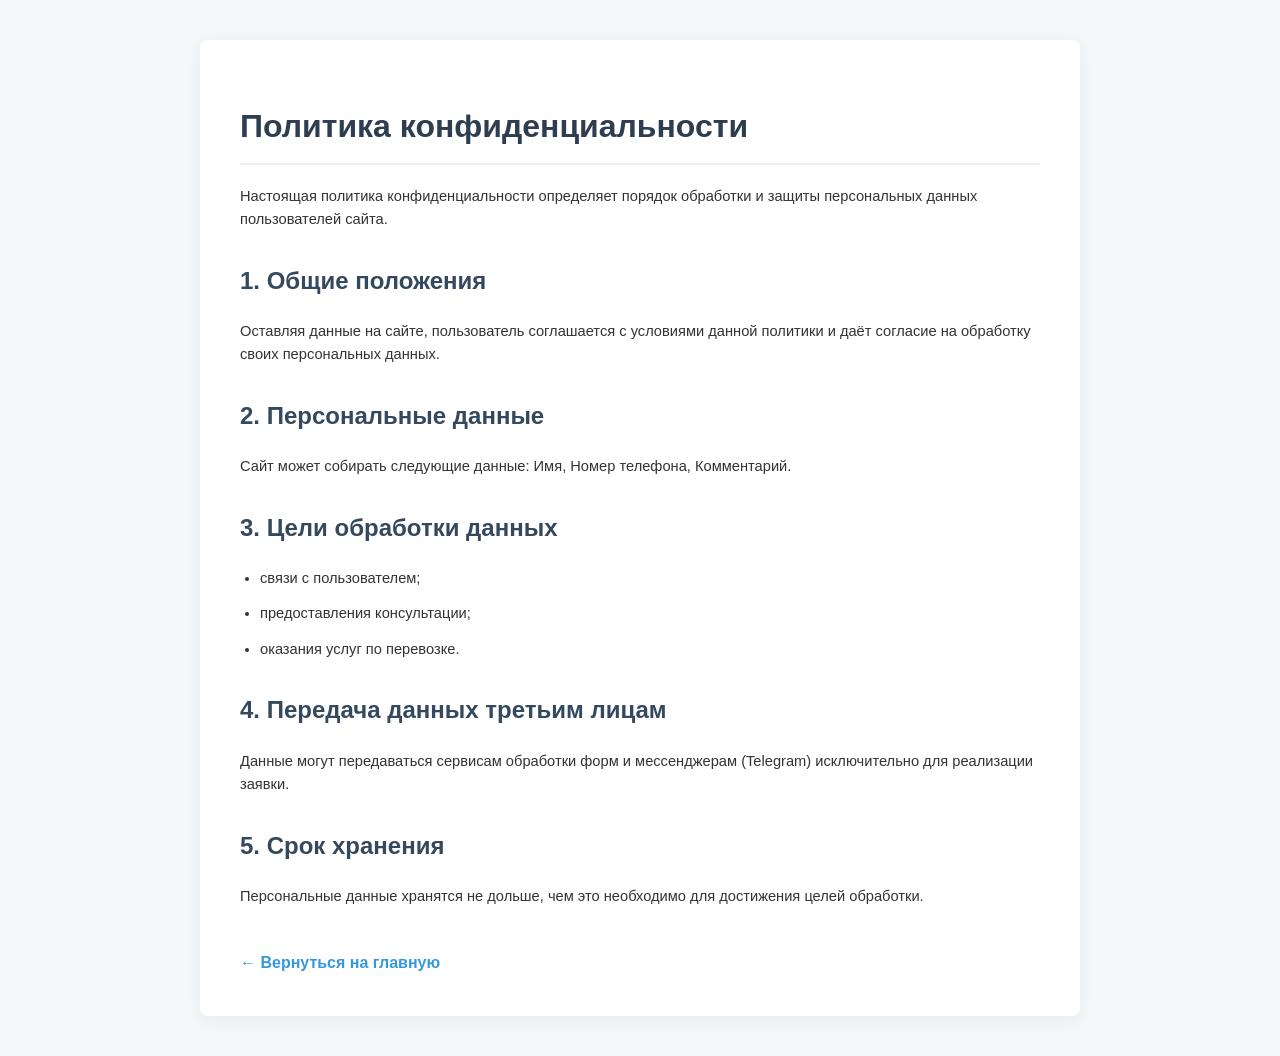
<file: ru/policy.html>
<!DOCTYPE html>
<html lang="ru">

<head>
    <meta charset="UTF-8">
    <meta name="viewport" content="width=device-width, initial-scale=1.0">
    <title>Политика конфиденциальности</title>
    <link rel="stylesheet" href="../css/policy.css">
</head>

<body>
    <div class="policy-container">
        <h1>Политика конфиденциальности</h1>
        <p>Настоящая политика конфиденциальности определяет порядок обработки и защиты персональных данных пользователей
            сайта.</p>

        <h2>1. Общие положения</h2>
        <p>Оставляя данные на сайте, пользователь соглашается с условиями данной политики и даёт согласие на обработку
            своих персональных данных.</p>

        <h2>2. Персональные данные</h2>
        <p>Сайт может собирать следующие данные: Имя, Номер телефона, Комментарий.</p>

        <h2>3. Цели обработки данных</h2>
        <ul>
            <li>связи с пользователем;</li>
            <li>предоставления консультации;</li>
            <li>оказания услуг по перевозке.</li>
        </ul>

        <h2>4. Передача данных третьим лицам</h2>
        <p>Данные могут передаваться сервисам обработки форм и мессенджерам (Telegram) исключительно для реализации
            заявки.</p>

        <h2>5. Срок хранения</h2>
        <p>Персональные данные хранятся не дольше, чем это необходимо для достижения целей обработки.</p>

        <a href="/" class="back-link">← Вернуться на главную</a>
    </div>
</body>

</html>
</file>
<file: css/policy.css>
/* style.css */
body {
  font-family:
    -apple-system, BlinkMacSystemFont, "Segoe UI", Roboto, Helvetica, Arial,
    sans-serif;
  line-height: 1.6;
  color: #333;
  background-color: #f4f7f9;
  margin: 0;
  padding: 0;
}

.policy-container {
  max-width: 800px;
  margin: 40px auto;
  background: #fff;
  padding: 40px;
  border-radius: 8px;
  box-shadow: 0 4px 15px rgba(0, 0, 0, 0.05);
}

h1 {
  font-size: 24pt;
  color: #2c3e50;
  margin-bottom: 20px;
  border-bottom: 2px solid #eee;
  padding-bottom: 10px;
}
h2 {
  font-size: 18pt;
  color: #34495e;
  margin-top: 30px;
}
p,
li {
  font-size: 11pt;
  margin-bottom: 12px;
}
ul {
  padding-left: 20px;
}

.back-link {
  display: inline-block;
  margin-top: 30px;
  text-decoration: none;
  color: #3498db;
  font-weight: bold;
}

.back-link:hover {
  text-decoration: underline;
}

/* Адаптивность */
@media (max-width: 768px) {
  .policy-container {
    margin: 20px;
    padding: 20px;
  }
  h1 {
    font-size: 20pt;
  }
  h2 {
    font-size: 15pt;
  }
}

@media (max-width: 480px) {
  .policy-container {
    margin: 10px;
    padding: 15px;
    box-shadow: none;
  }
}
</file>
<file: css/main.min.css>
:root{--primary-text-color: #1a1a1a;--title-text-color: #212121;--accent-color: #237227;--accent-second-color: #309335;--accent-action-color: #ff9800;--accent-dark-color: rgb(255, 165, 31);--white-color: #ffffff;--black-color: #000000;--bg-color: #ffffff;--modal-bg-color: #ffffff;--hero-bg-color: #2f303a;--section-second-color: #f5f4fa;--address-link-color: rgba(255, 255, 255, 0.6);--vh: 1vh;--animation-main: 250ms cubic-bezier(0.4, 0, 0.2, 1)}h1,h2,h3,h4,h5,h6,p{margin:0}ul{padding:0;margin:0;list-style:none}img{display:block;max-width:100%}a{text-decoration:none;color:inherit}body{font-family:"Inter",sans-serif;font-size:16px;font-weight:400;background-color:var(--bg-color);color:var(--primary-text-color);min-height:100dvh;display:flex;flex-direction:column}.lists{list-style:none}html{scroll-behavior:smooth}body.no-scroll{overflow:hidden}#services,#vehicles,#about,#contacts{scroll-margin-top:152px;scroll-behavior:smooth}@media screen and (min-width: 768px){#services,#vehicles,#about,#contacts{scroll-margin-top:60px}}main{flex:1}.policy__link{text-decoration:underline;transition:color var(--animation-main)}.policy__link:hover{color:var(--accent-second-color)}.visually-hidden{position:absolute;width:1px;height:1px;margin:-1px;border:0;padding:0;white-space:nowrap;clip-path:inset(100%);clip:rect(0 0 0 0);overflow:hidden;opacity:0}.container{width:100%;margin-left:auto;margin-right:auto;padding:0 15px}@media screen and (min-width: 480px){.container{max-width:480px}}@media screen and (min-width: 768px){.container{max-width:768px}}@media screen and (min-width: 1200px){.container{max-width:1200px}}.logo__link__text.logo__link__ua span{font-size:13px}@media screen and (min-width: 768px){.logo__link__text.logo__link__ua span{font-size:12px;letter-spacing:0}}@media screen and (min-width: 1200px){.logo__link__text.logo__link__ua span{font-size:15px}}@media screen and (min-width: 1200px){.logo__city.logo__city__ua span{font-size:14px;letter-spacing:.68px}}.nav{display:flex;align-items:center}@media screen and (min-width: 768px){.nav{position:relative}}@media screen and (min-width: 1200px){.nav{position:static}}.logo__link{display:flex;align-items:center;gap:8px;margin-right:30px}@media screen and (min-width: 480px){.logo__link{margin-right:60px}}@media screen and (min-width: 768px){.logo__link{margin-right:10px}}@media screen and (min-width: 1200px){.logo__link{margin-right:40px}}.logo__link__img{display:block;width:40px;height:40px}@media screen and (min-width: 480px){.logo__link__img{width:52px;height:52px}}.logo__link__text{display:flex;flex-direction:column;gap:4px;font-family:"Montserrat",sans-serif;font-weight:800;font-size:16px;letter-spacing:.32px;text-transform:uppercase}.logo__link__text span{color:var(--accent-color);display:block;white-space:nowrap}@media screen and (min-width: 480px){.logo__link__text{font-size:18px}}@media screen and (min-width: 768px){.logo__link__text{font-size:16px}.logo__link__text span{font-size:14px;letter-spacing:1.54px}}@media screen and (min-width: 1200px){.logo__link__text{font-size:20px;letter-spacing:.32px}.logo__link__text span{font-size:inherit;letter-spacing:inherit}}.logo__city{display:flex;flex-direction:column;font-family:"Montserrat",sans-serif;font-weight:800;font-size:18px;letter-spacing:4px;text-transform:uppercase}.logo__city span{text-transform:lowercase;font-weight:400;font-size:12px;letter-spacing:normal}@media screen and (min-width: 480px){.logo__city{font-size:24px;letter-spacing:.32px;letter-spacing:2.2px}.logo__city span{font-size:14px}}.logo__slogan{display:flex;align-items:center;justify-content:center;gap:20px;background:var(--accent-color);padding:4px 0;font-size:14px;text-transform:capitalize;text-align:center}.menu-open-btn{display:block;margin-left:auto;background:rgba(0,0,0,0);outline:rgba(0,0,0,0);border:rgba(0,0,0,0);fill:var(--accent-color)}@media screen and (min-width: 768px){.menu-open-btn{display:none}}.btn--primary{display:flex;align-items:center;justify-content:center;height:50px;padding:0;margin:0 auto;min-width:200px;border-radius:4px;border-color:rgba(0,0,0,0);font-family:inherit;font-weight:700;font-size:16px;line-height:1.88;letter-spacing:.06em;background-color:var(--accent-second-color);color:var(--white-color);cursor:pointer;box-shadow:0px 4px 4px rgba(0,0,0,.15);transition:background-color 250ms cubic-bezier(0.4, 0, 0.2, 1)}.btn--primary:hover,.btn--primary:focus{background-color:var(--accent-color)}.btn--primary.btn--full{width:100%}.btn--yellow{background-color:var(--accent-action-color)}.btn--yellow:hover,.btn--yellow:focus{background-color:var(--accent-dark-color)}.btn--desktop{display:none}@media screen and (min-width: 1200px){.btn--desktop{display:flex}}.section{padding-top:60px;padding-bottom:60px}@media screen and (min-width: 1200px){.section{padding-top:94px;padding-bottom:94px}}.section--second-color{background-color:var(--section-second-color)}.title{margin-bottom:30px;font-family:"Montserrat",sans-serif;font-weight:700;font-size:28px;line-height:1.18;text-align:center;letter-spacing:.03em;color:var(--title-text-color)}@media screen and (min-width: 1200px){.title{margin-bottom:50px;font-size:36px}}.title--white{color:var(--white-color)}.title.small{font-size:24px;margin-bottom:20px}.backdrop{position:fixed;top:0;left:0;width:100%;height:100vh;z-index:99999;background-color:rgba(0,0,0,.2);transition:opacity 250ms cubic-bezier(0.4, 0, 0.2, 1),visibility 250ms cubic-bezier(0.4, 0, 0.2, 1)}.backdrop.is-hidden{visibility:hidden;opacity:0;pointer-events:none}.modal{width:90%;padding:20px;position:absolute;top:60px;left:50%;transform:translate(-50%, 0%);background-color:var(--modal-bg-color);box-shadow:0px 1px 3px rgba(0,0,0,.12),0px 1px 1px rgba(0,0,0,.14),0px 2px 1px rgba(0,0,0,.2);border-radius:4px;transition:transform 250ms cubic-bezier(0.4, 0, 0.2, 1)}@media screen and (min-width: 480px){.modal{padding:40px;min-width:450px;min-height:609px}}@media screen and (min-width: 1200px){.modal{min-width:528px;min-height:581px;max-width:1000px;top:120px}}.backdrop.is-hidden .modal{transform:translate(500px, 500px)}.close-button{position:absolute;top:8px;right:8px;display:flex;justify-content:center;align-items:center;width:30px;height:30px;border-radius:50%;background:#fff;border:1px solid rgba(0,0,0,.1);cursor:pointer;transition:fill 250ms cubic-bezier(0.4, 0, 0.2, 1)}.close-button:hover{fill:var(--accent-color)}.modal__after__img{display:block;width:350px;height:253px;margin:0 auto 30px}.modal__after{text-align:center;animation:fadeIn .4s ease}.modal__after.is-hidden,.modal__after__error.is-hidden{display:none}.modal-order.is-hidden{display:none}.order__number{color:var(--accent-color)}@keyframes fadeIn{from{opacity:0;transform:translateY(15px)}to{opacity:1;transform:translateY(0)}}.burger{position:fixed;top:0;right:0;width:90%;height:100vh;z-index:999;background-color:#fff;padding:20px;border-radius:4px 0 0 4px;transform:translateX(100%);transition:transform 300ms ease}.burger__close{display:inline-flex;align-items:center;justify-content:center;width:40px;height:40px;padding:8px;position:absolute;top:10px;right:20px;border:none;background-color:rgba(0,0,0,0);outline:none;transition:fill 250ms cubic-bezier(0.4, 0, 0.2, 1)}.burger__close:hover{fill:var(--accent-second-color);transition:fill 250ms cubic-bezier(0.4, 0, 0.2, 1)}.burger__backdrop{width:100%;height:100vh;position:absolute;top:0;left:0;z-index:998;background:rgba(0,0,0,.3058823529);transition:opacity 300ms ease,visibility 300ms ease}.burger__list{display:flex;flex-direction:column;align-items:left;gap:12px;margin-bottom:20px}.burger__list__item__link{display:inline-flex;align-items:center;gap:8px;font-weight:400;font-size:20px;padding:8px 0}.burger__socials{display:flex;align-items:center;gap:80px}.burger__socials__item__link{display:flex;align-items:center;gap:8px;font-weight:400;font-size:20px;padding:8px 0}.burger__backdrop.is-hidden{visibility:hidden;opacity:0;pointer-events:none}.burger__backdrop:not(.is-hidden) .burger{transform:translateX(0)}.burger__nav__list{display:flex;flex-direction:column;align-items:center;justify-content:center;gap:30px;margin-top:80px;font-family:"Montserrat",sans-serif;font-weight:700;font-size:28px}.burger__nav__list__link{transition:color 250ms cubic-bezier(0.4, 0, 0.2, 1)}.burger__nav__list__link:hover{color:var(--accent-second-color)}@keyframes pulse{0%{box-shadow:0 0 0 0 rgba(46,125,50,.5)}70%{box-shadow:0 0 0 15px rgba(46,125,50,0)}100%{box-shadow:0 0 0 0 rgba(46,125,50,0)}}.call-btn{position:fixed;right:20px;bottom:100px;width:60px;height:60px;border-radius:50%;border:8px solid var(--accent-color);background:#fff;color:#fff;display:flex;align-items:center;justify-content:center;font-size:24px;z-index:9;box-shadow:0px 3px 12px 0px rgba(0,0,0,.4);-webkit-box-shadow:0px 3px 12px 0px rgba(0,0,0,.4);-moz-box-shadow:0px 3px 12px 0px rgba(0,0,0,.4);transition:transform .3s ease,background-color .3s ease}.call-btn svg{position:absolute;top:50%;left:50%;transform:translate(-50%, -50%)}.call-btn{animation:pulse 2s infinite}.call-btn:hover{transform:scale(1.1);background-color:var(--accent-color)}.call-btn:hover svg{fill:#fff}@media screen and (min-width: 768px){.call-btn{right:40px;bottom:40px;width:70px;height:70px}}.lang__list.lang__list__burger{display:flex;position:absolute;bottom:25%;font-size:18px}.lang__list{display:none;gap:11px}@media screen and (min-width: 768px){.lang__list{display:flex;position:absolute;bottom:0;right:0}}@media screen and (min-width: 1200px){.lang__list{position:static}}.lang__link{position:relative;display:block;padding:8px 0;color:#8f8d8d;font-size:14px}.lang__link:first-child::after{content:"";display:block;height:80%;width:1px;background-color:#8f8d8d;position:absolute;top:10%;right:-5px}@media screen and (min-width: 1200px){.lang__link{font-size:20px}}.current__page{color:#000}.current__page::after{content:"";display:block;height:2px;width:100%;background-color:var(--accent-action-color)}.current__page__ua{color:#000;position:relative}.current__page__ua::before{content:"";display:block;position:absolute;bottom:6px;left:0;right:0;height:2px;width:100%;background-color:var(--accent-action-color)}.header{padding:10px 0;position:sticky;top:0;z-index:99;background:#fff}@media screen and (min-width: 768px){.header{padding:0 0 10px}}@media screen and (min-width: 1200px){.header{padding:10px 0}}.header__contacts{position:absolute;bottom:-92px;left:0;right:0;width:100%;height:92px;background-color:var(--accent-color);box-shadow:0px 3px 12px 0px rgba(0,0,0,.4);-webkit-box-shadow:0px 3px 12px 0px rgba(0,0,0,.4);-moz-box-shadow:0px 3px 12px 0px rgba(0,0,0,.4)}@media screen and (min-width: 768px){.header__contacts{position:relative;box-shadow:none;background-color:rgba(0,0,0,0);bottom:0;height:auto}.header__contacts__list{display:flex;flex-direction:column;align-items:center;justify-content:center}}.header__contacts__list__item__link{display:flex;align-items:center;gap:8px;padding:6px 0;transition:color 250ms cubic-bezier(0.4, 0, 0.2, 1),fill 250ms cubic-bezier(0.4, 0, 0.2, 1)}@media screen and (min-width: 768px){.header__contacts__list__item__link{gap:4px}.header__contacts__list__item__link:hover{color:var(--accent-second-color);fill:var(--accent-second-color)}}@media screen and (min-width: 1200px){.header__contacts__list__item__link{padding:10px 0}}.header__contacts__list__item__icon{fill:inherit}.header__contacts__socials{display:flex;align-items:center;margin-left:auto;gap:16px}@media screen and (min-width: 480px){.header__contacts__socials{gap:24px}}@media screen and (min-width: 768px){.header__contacts__socials{gap:10px;position:absolute;right:150px;bottom:0}}.header__contacts__socials__item{width:42px;height:42px;background-color:#fff;border-radius:50%;position:relative}@media screen and (min-width: 480px){.header__contacts__socials__item{width:52px;height:52px}}@media screen and (min-width: 768px){.header__contacts__socials__item{width:36px;height:36px}}.header__contacts__socials__item svg{position:absolute;top:50%;left:50%;transform:translate(-50%, -50%)}@media screen and (min-width: 480px){.header__contacts__socials__item svg{width:32px;height:32px}}@media screen and (min-width: 768px){.header__contacts__socials__item svg{width:24px;height:24px}}.header__contacts__mail a{display:flex;align-items:center;gap:8px;padding:6px 0;transition:color 250ms cubic-bezier(0.4, 0, 0.2, 1),fill 250ms cubic-bezier(0.4, 0, 0.2, 1)}.header__contacts__mail a svg{fill:inherit}@media screen and (min-width: 768px){.header__contacts__mail a{gap:4px}.header__contacts__mail a:hover{color:var(--accent-second-color);fill:var(--accent-second-color)}}@media screen and (min-width: 1200px){.header__contacts__mail a{padding:10px 0}}.header__nav{display:flex;align-items:center;color:#fff;fill:#fff;width:100%;margin-left:auto;margin-right:auto;padding:0 15px}@media screen and (min-width: 480px){.header__nav{max-width:480px}}@media screen and (min-width: 768px){.header__nav{width:100%;margin-left:0;margin-right:0;padding:0;color:#000;fill:#000;position:relative}}@media screen and (min-width: 768px){.header__nav__contacts{display:flex;gap:4px;margin-left:auto;position:relative}}@media screen and (min-width: 1200px){.header__nav__contacts{gap:20px}}.header__menu{display:none;padding:10px 0;transition:font-size var(--animation-main),padding var(--animation-main)}@media screen and (min-width: 768px){.header__menu{display:block;position:fixed;width:100%;top:68px;left:0;right:0;background:var(--accent-color);padding:10px 0;box-shadow:0px 3px 12px 0px rgba(0,0,0,.4);-webkit-box-shadow:0px 3px 12px 0px rgba(0,0,0,.4);-moz-box-shadow:0px 3px 12px 0px rgba(0,0,0,.4)}}@media screen and (min-width: 1200px){.header__menu{padding:15px 0;top:96px;font-size:24px}}.header__menu__list{display:flex;gap:40px;align-items:center;justify-content:center;color:#fff}.header__menu--small{font-size:16px;padding:8px 0}.header__menu__list__link{position:relative;text-decoration:none;color:#fff;padding:5px 0;transition:color .3s ease}.header__menu__list__link::after{content:"";position:absolute;left:0;bottom:0;width:100%;height:2px;background-color:var(--accent-action-color);transform:scaleX(0);transform-origin:right;transition:transform .3s ease}.header__menu__list__link:hover::after{transform:scaleX(1);transform-origin:left}.header__btn{margin-right:30px}.hero__overlay__title.hero__title__ua{font-size:24px}@media screen and (min-width: 1200px){.hero__overlay__title.hero__title__ua{font-size:38px}}.hero__overlay{margin-left:auto;margin-right:auto;padding:118px 0;max-width:480px;background-color:var(--hero-bg-color);background-image:linear-gradient(to right, rgba(7, 8, 11, 0.7), rgba(7, 8, 11, 0.7)),url("../img/mobile/hero.jpg");background-position:center;background-size:cover}@media(min-device-pixel-ratio: 2),(min-resolution: 192dpi),(min-resolution: 2dppx){.hero__overlay{background-image:linear-gradient(to right, rgba(7, 8, 11, 0.7), rgba(7, 8, 11, 0.7)),url("../img/mobile/hero2x.jpg")}}@media screen and (min-width: 768px){.hero__overlay{max-width:768px;background-image:linear-gradient(to right, rgba(7, 8, 11, 0.7), rgba(7, 8, 11, 0.7)),url("../img/tablet/hero-tablet.jpg")}}@media screen and (min-width: 768px)and (min-device-pixel-ratio: 2),screen and (min-width: 768px)and (min-resolution: 192dpi),screen and (min-width: 768px)and (min-resolution: 2dppx){.hero__overlay{background-image:linear-gradient(to right, rgba(7, 8, 11, 0.7), rgba(7, 8, 11, 0.7)),url("../img/tablet/hero-tablet2x.jpg")}}@media screen and (min-width: 1200px){.hero__overlay{padding:200px 0;max-width:1600px;background-image:linear-gradient(to right, rgba(7, 8, 11, 0.7), rgba(7, 8, 11, 0.7)),url("../img/desktop/hero.jpg")}}@media screen and (min-width: 1200px)and (min-device-pixel-ratio: 2),screen and (min-width: 1200px)and (min-resolution: 192dpi),screen and (min-width: 1200px)and (min-resolution: 2dppx){.hero__overlay{background-image:linear-gradient(to right, rgba(7, 8, 11, 0.7), rgba(7, 8, 11, 0.7)),url("../img/desktop/hero2x.jpg")}}.hero__overlay__title{margin-bottom:30px;font-family:"Montserrat",sans-serif;font-weight:900;font-size:32px;line-height:1.62;text-align:center;letter-spacing:.06em;text-transform:uppercase;color:var(--white-color);word-wrap:break-word}@media screen and (min-width: 768px){.hero__overlay__title{max-width:360px;margin-left:auto;margin-right:auto}}@media screen and (min-width: 1200px){.hero__overlay__title{max-width:696px;font-size:44px;line-height:1.36}}.hero__overlay__text{margin-bottom:30px;text-align:center;color:var(--white-color)}@media screen and (min-width: 1200px){.hero__overlay__text{font-size:24px}}.section.advantages{padding-bottom:30px}@media screen and (min-width: 1200px){.section.advantages{padding-bottom:48px}}.advantages__list{display:grid;gap:20px;grid-template-columns:1fr}@media screen and (min-width: 768px){.advantages__list{grid-template-columns:repeat(2, 1fr)}}@media screen and (min-width: 1200px){.advantages__list{grid-template-columns:repeat(4, 1fr)}}.advantages__card{width:100%}@media screen and (min-width: 1200px){.advantages__card{width:270px}}.advantages__card__icon{display:flex;align-items:center;justify-content:center;margin-bottom:30px;height:120px;max-width:450px;background-color:var(--section-second-color);border-radius:4px}.advantages__card__icon svg{width:70px;height:70px;color:var(--accent-color)}.advantages__card__title{margin-bottom:10px;font-weight:700;font-size:14px;line-height:1.14;text-align:center;text-transform:uppercase;color:var(--title-text-color)}@media screen and (min-width: 768px){.advantages__card__title{font-size:18px}}.advantages__card__text{font-size:14px;line-height:1.71;text-align:center}.section.services{padding-top:30px}@media screen and (min-width: 1200px){.section.services{padding-top:48px}}.services__list{display:flex;flex-direction:column;justify-content:center;align-items:center;gap:30px}@media screen and (min-width: 768px){.services__list{display:grid;grid-template-columns:repeat(2, 1fr);gap:20px;align-items:stretch}}@media screen and (min-width: 1200px){.services__list{grid-template-columns:repeat(3, 1fr);gap:30px 20px}}.services__item{width:100%;background-color:var(--bg-color);box-shadow:0px 1px 3px rgba(0,0,0,.12),0px 1px 1px rgba(0,0,0,.14),0px 2px 1px rgba(0,0,0,.2);border-radius:0px 0px 4px 4px;overflow:hidden}.services__item img{transition:transform 250ms cubic-bezier(0.4, 0, 0.2, 1)}.services__item:hover .services__item__img img,.services__item:focus .services__item__img img{transform:scale(1.1)}@media screen and (min-width: 768px){.services__item{display:flex;flex-direction:column;height:100%}}.services__item__img{display:block;width:100%;overflow:hidden}@media screen and (min-width: 480px){.services__item__img{height:460px}}@media screen and (min-width: 768px){.services__item__img{height:374px}}.services__item__box{padding:10px 10px 24px}@media screen and (min-width: 768px){.services__item__box{display:flex;flex-direction:column;padding:10px 10px 20px;flex-grow:1}}.services__item__title{margin-bottom:20px;font-family:"Montserrat",sans-serif;font-weight:700;font-size:24px;line-height:1.18;letter-spacing:.03em;color:var(--title-text-color)}@media screen and (min-width: 768px){.services__item__title{font-size:18px}}.services__item__text{margin-bottom:20px}@media screen and (min-width: 768px){.services__item__text{flex-grow:1}}.services__item__price{margin-bottom:30px}.services__item__price span{font-family:"Montserrat",sans-serif;font-weight:900;font-size:24px;color:var(--accent-second-color)}@media screen and (min-width: 768px){.services__item__price span{font-size:20px}}.section.vehicle{background-attachment:fixed;background-position:center;background-repeat:no-repeat;background-size:cover;background-image:linear-gradient(to right, rgba(7, 8, 11, 0.7), rgba(7, 8, 11, 0.7)),url("../img/dock.jpg")}.vehicle__list{display:flex;flex-direction:column;gap:40px;align-items:center}@media screen and (min-width: 1200px){.vehicle__list{display:grid;grid-template-columns:repeat(2, 1fr)}}.vehicle__list__item{width:100%;background-color:var(--bg-color);box-shadow:0px 1px 3px rgba(0,0,0,.12),0px 1px 1px rgba(0,0,0,.14),0px 2px 1px rgba(0,0,0,.2);border-radius:0px 0px 4px 4px;overflow:hidden}@media screen and (min-width: 768px){.vehicle__list__item{width:600px}}@media screen and (min-width: 1200px){.vehicle__list__item{max-width:600px}}.vehicle__list__item__img{display:block;width:100%;overflow:hidden;height:294px}@media screen and (min-width: 768px){.vehicle__list__item__img{height:355px}}.vehicle__list__item__img img{width:100%;height:100%;object-fit:cover}.vehicle__list__item__box{padding:20px 10px 30px}.vehicle__list__item__title{margin-bottom:10px;font-family:"Montserrat",sans-serif;font-weight:700;font-size:24px;line-height:1.18;letter-spacing:.03em;color:var(--title-text-color);text-align:center}.vehicle__list__item__text{text-align:center;margin-bottom:20px}.vehicle__list__item__price{text-align:center;margin-bottom:30px}.vehicle__list__item__price:has(+.vehicle__list__item__price__under){margin-bottom:0}.vehicle__list__item__price span{font-family:"Montserrat",sans-serif;font-weight:900;font-size:24px;color:var(--accent-second-color)}.vehicle__list__item__price__under{margin-top:5px;margin-bottom:12px;font-size:12px;text-align:center}.about__list{margin-top:30px;display:grid;grid-template-columns:repeat(2, 1fr);gap:20px}@media screen and (min-width: 1200px){.about__list{grid-template-columns:repeat(4, 1fr)}}.about__list__item{display:flex;flex-direction:column;align-items:center;justify-content:center;width:100%}.about__list__item:nth-child(2) span,.about__list__item:nth-child(3) span{font-size:38px}.about__list__item span{margin-bottom:10px;display:flex;align-items:center;justify-content:center;width:150px;height:150px;border-radius:50%;background-color:var(--accent-second-color);font-family:"Montserrat",sans-serif;font-weight:900;font-size:52px;color:var(--white-color)}.about__list__item p{height:55px;font-size:24px;font-weight:800;text-align:center}.about__text,.about__subtext{margin-bottom:20px;font-size:18px;text-align:center}.about__text span{margin-bottom:6px;display:block;color:var(--accent-second-color);font-size:24px;font-weight:800}.section.form{padding-bottom:30px}@media screen and (min-width: 1200px){.section.form{padding-bottom:48px}}.form--title{display:block;text-align:center}.form{width:100%;padding:20px;display:flex;flex-direction:column;gap:20px}@media screen and (min-width: 1200px){.form{width:800px;margin:0 auto}}.form__label{display:block;margin-bottom:4px;font-size:16px;line-height:1.17;letter-spacing:.01em}.form__field{position:relative}.form__input{padding-left:42px;padding-top:8px;padding-bottom:8px;width:100%;border:1px solid #000;border-radius:4px;background-color:rgba(0,0,0,0);outline:rgba(0,0,0,0);transition:border-color 250ms cubic-bezier(0.4, 0, 0.2, 1)}.form__input:focus{border-color:var(--accent-color)}.form__input__icon{position:absolute;top:50%;left:12px;transform:translateY(-50%);transition:fill 250ms cubic-bezier(0.4, 0, 0.2, 1)}.form__input:focus+.form__input__icon{fill:var(--accent-color)}.form__textarea{padding:12px 16px;width:100%;height:120px;resize:none;border:1px solid #000;border-radius:4px;outline:rgba(0,0,0,0);transition:border-color 250ms cubic-bezier(0.4, 0, 0.2, 1)}.form__textarea:focus{border-color:var(--accent-color)}.form__textarea::placeholder{font-weight:400;font-size:12px;line-height:1.17;letter-spacing:.01em;color:rgba(117,117,117,.5)}.section.contacts{padding-top:30px}@media screen and (min-width: 1200px){.section.contacts{padding-top:48px}}@media screen and (min-width: 1200px){.contacts__block{display:flex;align-items:top;justify-content:center;gap:60px}}.contacts__list{display:flex;flex-direction:column;gap:20px;margin-bottom:30px}@media screen and (min-width: 1200px){.contacts__list{align-items:flex-start}}.contacts__list__item__link{display:flex;align-items:center;justify-content:center;gap:8px;padding:10px 0;font-family:"Montserrat",sans-serif;font-weight:700;font-size:20px;transition:color 250ms cubic-bezier(0.4, 0, 0.2, 1),transform 250ms cubic-bezier(0.4, 0, 0.2, 1)}.contacts__list__item__link:hover,.contacts__list__item__link:focus{color:var(--accent-second-color);transform:scale(1.1)}.contacts__list__item__icon{fill:currentColor;transition:fill 250ms cubic-bezier(0.4, 0, 0.2, 1)}.contacts__map{border:2px solid var(--accent-second-color);border-radius:8px;overflow:hidden}@media screen and (min-width: 1200px){.contacts__map{width:600px}}.footer{background-color:var(--accent-color);padding:10px 0}.footer__text{display:block;text-align:center;color:var(--white-color)}/*# sourceMappingURL=main.min.css.map */
</file>
